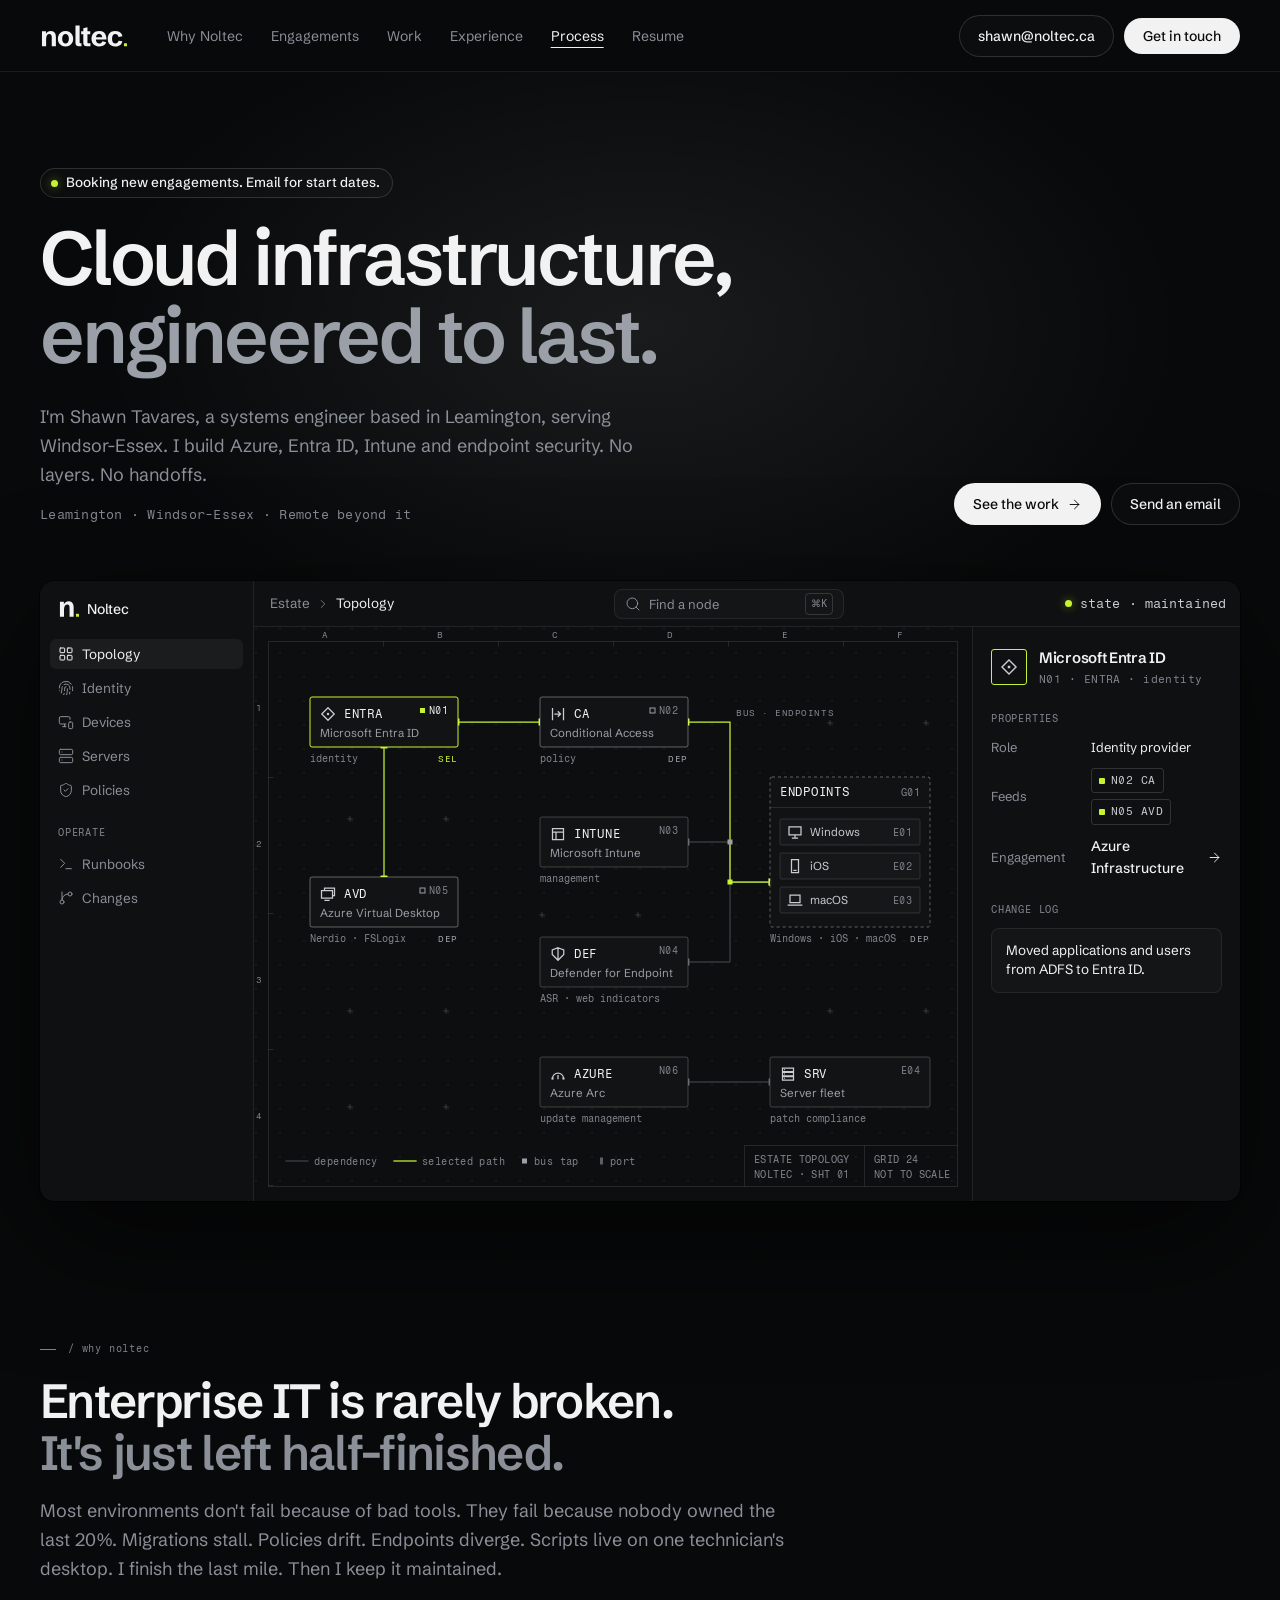
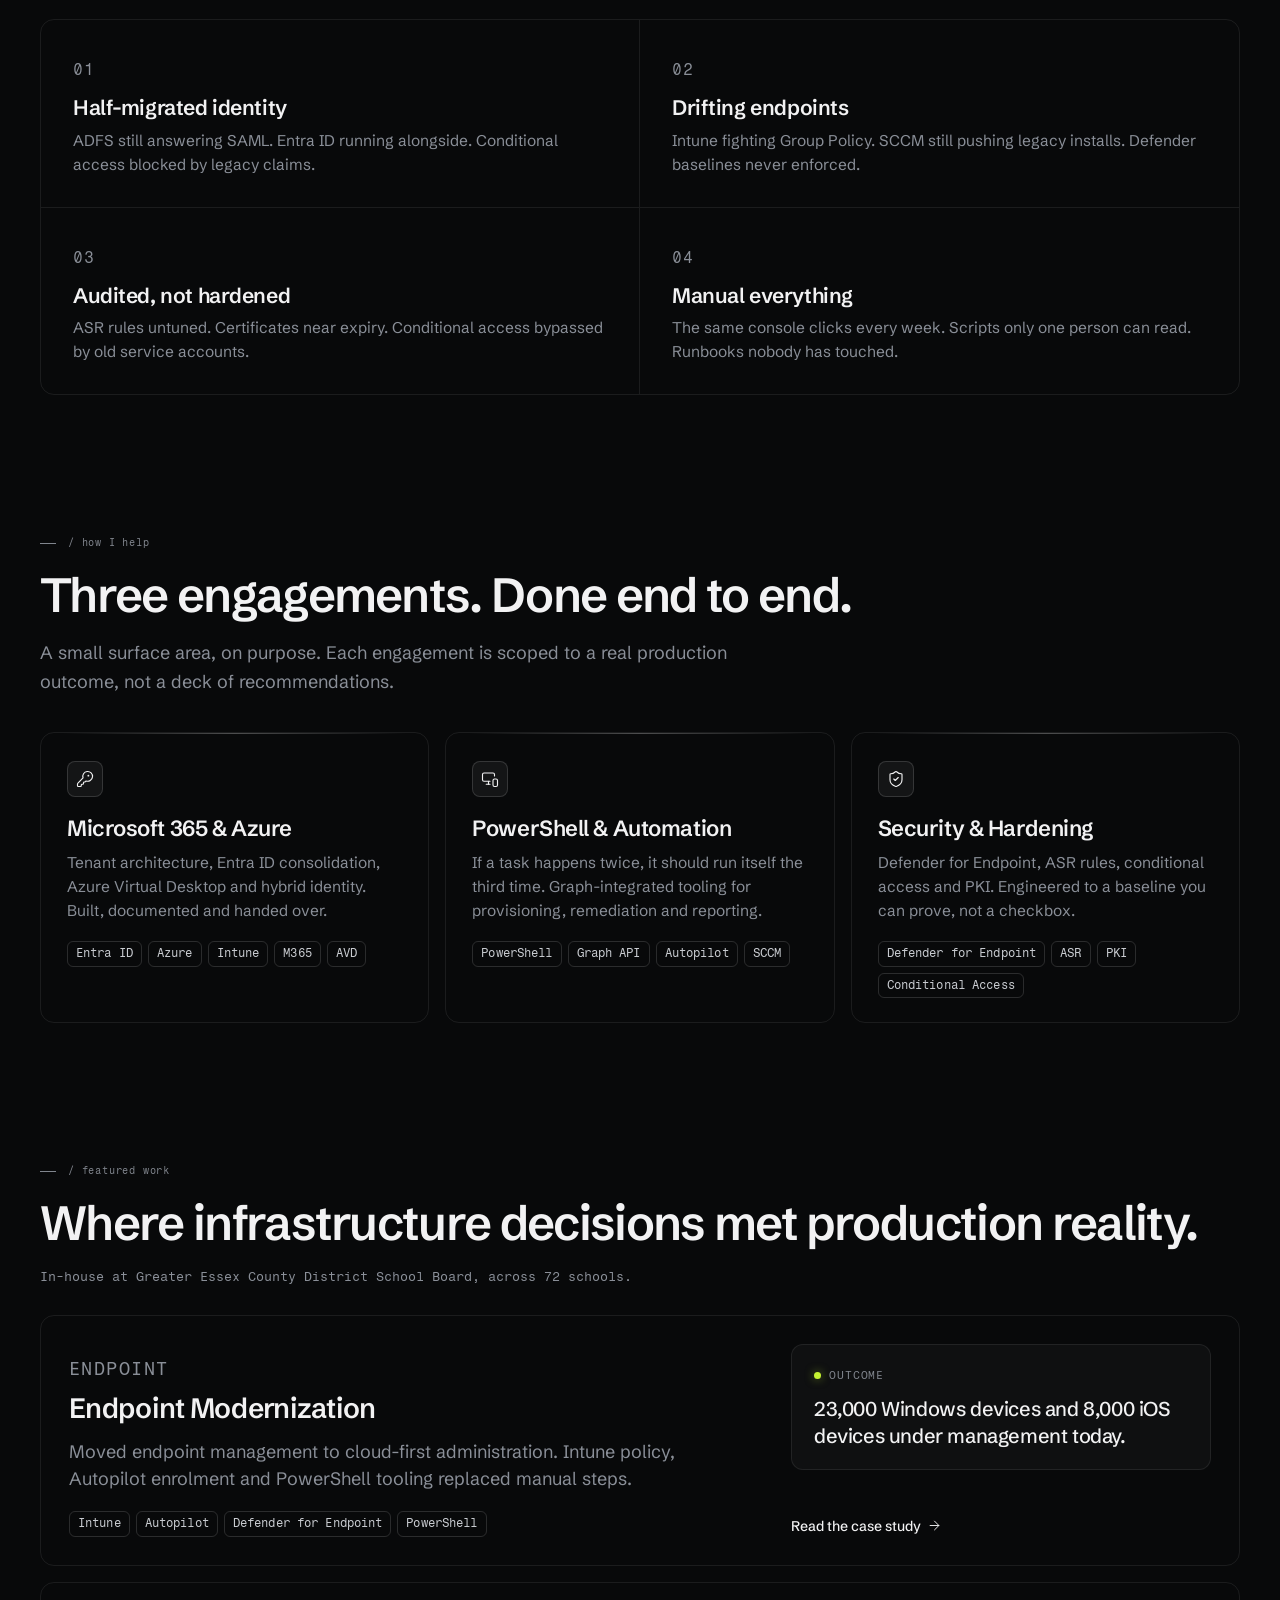
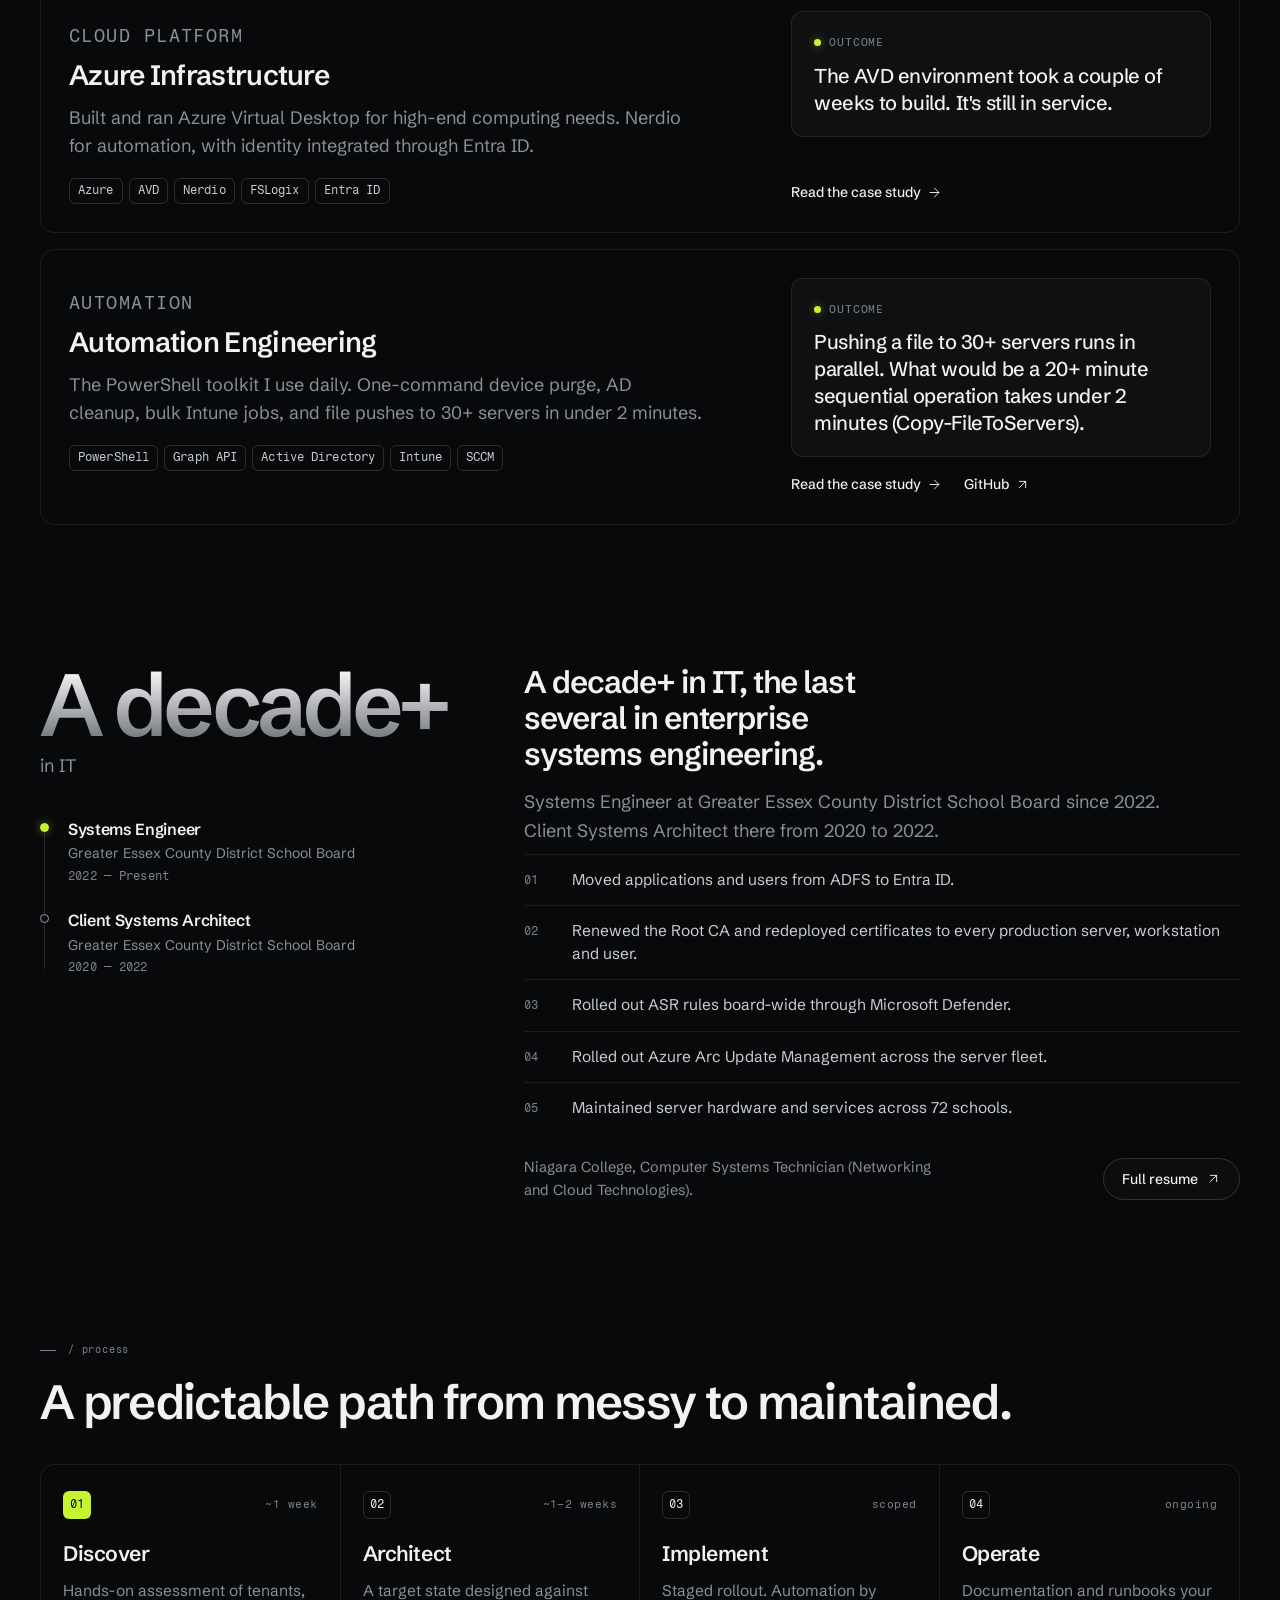
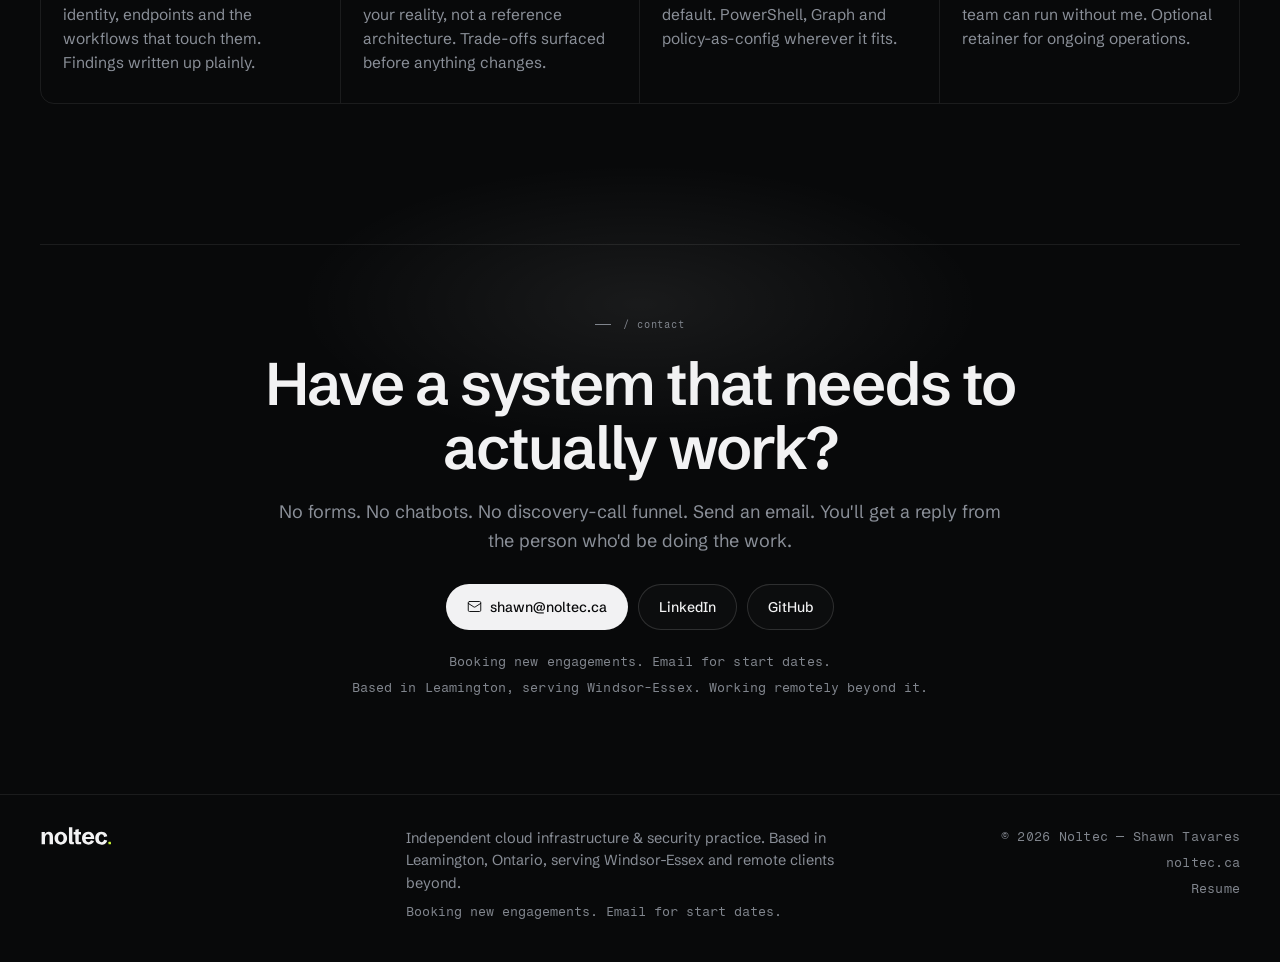
<file: index.html>
<!DOCTYPE html>
<html lang="en">
<head>
  <meta charset="utf-8">
  <meta name="viewport" content="width=device-width, initial-scale=1">
  <title>Azure, Entra ID &amp; Intune Consultant, Windsor-Essex | Noltec</title>
  <meta name="description" content="Independent Azure, Entra ID, Intune and Defender engineering by Shawn Tavares. Based in Leamington, serving Windsor-Essex and remote clients.">
  <link rel="canonical" href="https://noltec.ca/">
  <meta name="theme-color" content="#08090A">
  <meta property="og:type" content="website">
  <meta property="og:site_name" content="Noltec">
  <meta property="og:url" content="https://noltec.ca/">
  <meta property="og:title" content="Azure, Entra ID &amp; Intune Consultant, Windsor-Essex | Noltec">
  <meta property="og:description" content="Independent Azure, Entra ID, Intune and Defender engineering by Shawn Tavares. Based in Leamington, serving Windsor-Essex and remote clients.">
  <meta property="og:image" content="https://noltec.ca/og.png">
  <meta property="og:image:width" content="1200">
  <meta property="og:image:height" content="630">
  <meta property="og:image:alt" content="Noltec. Cloud infrastructure, engineered to last.">
  <meta property="og:locale" content="en_CA">
  <meta name="twitter:card" content="summary_large_image">
  <meta name="twitter:title" content="Azure, Entra ID &amp; Intune Consultant, Windsor-Essex | Noltec">
  <meta name="twitter:description" content="Independent Azure, Entra ID, Intune and Defender engineering by Shawn Tavares. Based in Leamington, serving Windsor-Essex and remote clients.">
  <meta name="twitter:image" content="https://noltec.ca/og.png">
  <meta name="twitter:image:alt" content="Noltec. Cloud infrastructure, engineered to last.">
  <link rel="icon" href="/favicon.svg" type="image/svg+xml">
  <link rel="icon" href="/favicon-32.png" sizes="32x32" type="image/png">
  <link rel="apple-touch-icon" href="/apple-touch-icon-180.png">
  <link rel="manifest" href="/site.webmanifest">
  <link rel="preload" href="/fonts/SchibstedGrotesk-VF.woff2" as="font" type="font/woff2" crossorigin>
  <link rel="preload" href="/fonts/FragmentMono-Regular.woff2" as="font" type="font/woff2" crossorigin>
  <link rel="stylesheet" href="/css/tokens.css">
  <link rel="stylesheet" href="/css/site.css">
  <script type="application/ld+json">
  {
    "@context": "https://schema.org",
    "@graph": [
      {
        "@type": "ProfessionalService",
        "@id": "https://noltec.ca/#noltec",
        "name": "Noltec",
        "url": "https://noltec.ca/",
        "image": "https://noltec.ca/og.png",
        "email": "shawn@noltec.ca",
        "description": "Independent Azure, Entra ID, Intune and Defender engineering by Shawn Tavares. Based in Leamington, serving Windsor-Essex and remote clients.",
        "address": {
          "@type": "PostalAddress",
          "addressLocality": "Leamington",
          "addressRegion": "ON",
          "addressCountry": "CA"
        },
        "areaServed": [
          { "@type": "AdministrativeArea", "name": "Windsor-Essex" },
          "Remote"
        ],
        "founder": { "@id": "https://noltec.ca/#shawn" }
      },
      {
        "@type": "Person",
        "@id": "https://noltec.ca/#shawn",
        "name": "Shawn Tavares",
        "jobTitle": "Systems Engineer",
        "email": "shawn@noltec.ca",
        "url": "https://noltec.ca/",
        "address": {
          "@type": "PostalAddress",
          "addressLocality": "Leamington",
          "addressRegion": "ON",
          "addressCountry": "CA"
        },
        "sameAs": [
          "https://www.linkedin.com/in/shawn-tavares-6763b8152/",
          "https://github.com/shawnptavares"
        ],
        "worksFor": { "@id": "https://noltec.ca/#noltec" }
      }
    ]
  }
  </script>
</head>
<body>
  <a class="skip" href="#main">Skip to content</a>
  <header class="site-header">
    <div class="wrap header-inner">
      <a class="wordmark" href="/">
        <img src="/wordmark/noltec-light-on-dark.svg" alt="noltec" width="87" height="22">
      </a>
      <nav class="nav" aria-label="Primary">
        <a href="#why">Why Noltec</a>
        <a href="#engagements">Engagements</a>
        <a href="#work">Work</a>
        <a href="#experience">Experience</a>
        <a href="#process">Process</a>
        <a href="/resume.html">Resume</a>
      </nav>
      <div class="header-actions">
        <details class="nav-more">
          <summary>Menu</summary>
          <div class="nav-panel">
            <a href="#why">Why Noltec</a>
            <a href="#engagements">Engagements</a>
            <a href="#work">Work</a>
            <a href="#experience">Experience</a>
            <a href="#process">Process</a>
            <a href="/resume.html">Resume</a>
          </div>
        </details>
        <a class="btn btn-ghost head-mail" href="mailto:shawn@noltec.ca">shawn@noltec.ca</a>
        <a class="btn btn-white head-cta" href="#contact">Get in touch</a>
      </div>
    </div>
  </header>

  <main id="main">
    <section class="hero" aria-labelledby="hero-title">
      <div class="hero-glow" aria-hidden="true"></div>
      <div class="wrap">
        <p class="avail"><span class="tick" aria-hidden="true"></span> Booking new engagements. Email for start dates.</p>
        <h1 id="hero-title"><span>Cloud infrastructure,</span><span class="dim">engineered to last.</span></h1>
        <div class="hero-row">
          <div class="hero-copy">
            <p class="lead">I'm Shawn Tavares, a systems engineer based in Leamington, serving Windsor-Essex. I build Azure, Entra ID, Intune and endpoint security. No layers. No handoffs.</p>
            <p class="loc">Leamington · Windsor-Essex · Remote beyond it</p>
          </div>
          <div class="hero-actions">
            <a class="btn btn-white" href="#work">See the work <svg class="ico" width="15" height="15" aria-hidden="true" focusable="false"><use href="/icons/sprite.svg#i-arrow-right"/></svg></a>
            <a class="btn btn-ghost" href="mailto:shawn@noltec.ca">Send an email</a>
          </div>
        </div>

        <div class="app" id="topology">
          <div class="side">
            <div class="side-brand">
              <img src="/wordmark/monogram-light-on-dark.svg" alt="" width="22" height="16">
              <span class="side-name">Noltec</span>
            </div>
            <a class="side-item on" href="#topology" aria-current="page">
              <svg class="ico" width="16" height="16" aria-hidden="true" focusable="false"><use href="/icons/sprite.svg#i-layout-grid"/></svg>
              <span>Topology</span>
            </a>
            <span class="side-item">
              <svg class="ico" width="16" height="16" aria-hidden="true" focusable="false"><use href="/icons/sprite.svg#i-fingerprint"/></svg>
              <span>Identity</span>
            </span>
            <span class="side-item">
              <svg class="ico" width="16" height="16" aria-hidden="true" focusable="false"><use href="/icons/sprite.svg#i-monitor-smartphone"/></svg>
              <span>Devices</span>
            </span>
            <span class="side-item">
              <svg class="ico" width="16" height="16" aria-hidden="true" focusable="false"><use href="/icons/sprite.svg#i-server"/></svg>
              <span>Servers</span>
            </span>
            <span class="side-item">
              <svg class="ico" width="16" height="16" aria-hidden="true" focusable="false"><use href="/icons/sprite.svg#i-shield-check"/></svg>
              <span>Policies</span>
            </span>
            <p class="side-kicker">Operate</p>
            <span class="side-item">
              <svg class="ico" width="16" height="16" aria-hidden="true" focusable="false"><use href="/icons/sprite.svg#i-terminal"/></svg>
              <span>Runbooks</span>
            </span>
            <span class="side-item">
              <svg class="ico" width="16" height="16" aria-hidden="true" focusable="false"><use href="/icons/sprite.svg#i-git-branch"/></svg>
              <span>Changes</span>
            </span>
          </div>

          <div class="bar">
            <p class="crumb"><span class="muted">Estate</span> <svg class="ico" width="14" height="14" aria-hidden="true" focusable="false"><use href="/icons/sprite.svg#i-chevron-right"/></svg> Topology</p>
            <button type="button" class="find" id="find-node">
              <svg class="ico" width="14" height="14" aria-hidden="true" focusable="false"><use href="/icons/sprite.svg#i-search"/></svg>
              <span>Find a node</span>
              <kbd>⌘K</kbd>
            </button>
            <p class="state"><span class="tick" aria-hidden="true"></span> state · maintained</p>
          </div>

          <div class="canvas">
            <svg class="tp" viewBox="0 0 718 574" role="group" aria-labelledby="tp-t tp-d"><title id="tp-t">Estate topology</title><desc id="tp-d">Diagram of the systems Shawn builds and maintains. Microsoft Entra ID feeds Conditional Access and Azure Virtual Desktop. Conditional Access, Microsoft Intune and Defender for Endpoint apply to Windows, iOS and macOS devices over a shared bus. Azure Arc handles update management for the server fleet. Arrow keys move between nodes. Enter opens the related section.</desc><rect class="sh" x="14.5" y="14.5" width="689" height="545"/><path class="gx" aria-hidden="true" d="M93 192h6M96 189v6"/><path class="gx" aria-hidden="true" d="M93 384h6M96 381v6"/><path class="gx" aria-hidden="true" d="M93 480h6M96 477v6"/><path class="gx" aria-hidden="true" d="M189 192h6M192 189v6"/><path class="gx" aria-hidden="true" d="M189 384h6M192 381v6"/><path class="gx" aria-hidden="true" d="M189 480h6M192 477v6"/><path class="gx" aria-hidden="true" d="M285 288h6M288 285v6"/><path class="gx" aria-hidden="true" d="M381 288h6M384 285v6"/><path class="gx" aria-hidden="true" d="M573 96h6M576 93v6"/><path class="gx" aria-hidden="true" d="M573 384h6M576 381v6"/><path class="gx" aria-hidden="true" d="M669 96h6M672 93v6"/><path class="gx" aria-hidden="true" d="M669 384h6M672 381v6"/><text class="ref" aria-hidden="true" x="71" y="11">A</text><path class="sh" d="M129.5 14.5v5"/><text class="ref" aria-hidden="true" x="186" y="11">B</text><path class="sh" d="M244.5 14.5v5"/><text class="ref" aria-hidden="true" x="301" y="11">C</text><path class="sh" d="M359.5 14.5v5"/><text class="ref" aria-hidden="true" x="416" y="11">D</text><path class="sh" d="M474.5 14.5v5"/><text class="ref" aria-hidden="true" x="531" y="11">E</text><path class="sh" d="M589.5 14.5v5"/><text class="ref" aria-hidden="true" x="646" y="11">F</text><text class="ref" aria-hidden="true" x="5" y="84">1</text><path class="sh" d="M14.5 150.5h5"/><text class="ref" aria-hidden="true" x="5" y="220">2</text><path class="sh" d="M14.5 286.5h5"/><text class="ref" aria-hidden="true" x="5" y="356">3</text><path class="sh" d="M14.5 422.5h5"/><text class="ref" aria-hidden="true" x="5" y="492">4</text><path class="sh" d="M14.5 558.5h5"/><text class="bl" x="482" y="89.0">BUS · ENDPOINTS</text><g class="ed" data-e="intune-dev" data-a="intune" data-b="dev"><path d="M434 215.0H476V255H516"/><rect class="pt" x="432.5" y="211.5" width="3" height="7"/><rect class="pt" x="514.5" y="251.5" width="3" height="7"/></g><g class="ed" data-e="def-dev" data-a="def" data-b="dev"><path d="M434 335.0H476V255H516"/><rect class="pt" x="432.5" y="331.5" width="3" height="7"/><rect class="pt" x="514.5" y="251.5" width="3" height="7"/></g><g class="ed" data-e="arc-srv" data-a="azure" data-b="srv"><path d="M434 455.0H516"/><rect class="pt" x="432.5" y="451.5" width="3" height="7"/><rect class="pt" x="514.5" y="451.5" width="3" height="7"/></g><g class="ed s" data-e="entra-ca" data-a="entra" data-b="ca"><path d="M204 95.0H286"/><rect class="pt s" x="202.5" y="91.5" width="3" height="7"/><rect class="pt s" x="284.5" y="91.5" width="3" height="7"/></g><g class="ed s" data-e="entra-avd" data-a="entra" data-b="avd"><path d="M130 120V250"/><rect class="pt s" x="126.5" y="118.5" width="7" height="3"/><rect class="pt s" x="126.5" y="248.5" width="7" height="3"/></g><g class="ed s" data-e="ca-dev" data-a="ca" data-b="dev"><path d="M434 95.0H476V255H516"/><rect class="pt s" x="432.5" y="91.5" width="3" height="7"/><rect class="pt s" x="514.5" y="251.5" width="3" height="7"/></g><rect class="jn" data-on="intune-dev" x="473.5" y="212.5" width="5" height="5"/><rect class="jn s" data-on="ca-dev intune-dev def-dev" x="473.5" y="252.5" width="5" height="5"/><a tabindex="0" class="nd sel" href="#work-azure" data-k="entra" aria-label="N01 Microsoft Entra ID, identity. Linked to Conditional Access, Azure Virtual Desktop. Opens Azure Infrastructure."><rect class="nb" x="56" y="70" width="148" height="50" rx="2"/><rect class="fr" x="52" y="66" width="156" height="58" rx="4"/><g class="g" transform="translate(66 79) scale(1.0)"><path d="M8 1.75 14.25 8 8 14.25 1.75 8Z"/><rect x="6.9" y="6.9" width="2.2" height="2.2" class="gf"/></g><text class="ab" x="90" y="91">ENTRA</text><rect class="tk s" x="166" y="81" width="5" height="5"/><rect class="tk d" x="166" y="81" width="5" height="5"/><text class="id" x="194" y="87" text-anchor="end">N01</text><text class="nm" x="66" y="110">Microsoft Entra ID</text><text class="ds" x="56" y="135">identity</text><text class="stt s" x="204" y="135" text-anchor="end">SEL</text><text class="stt d" x="204" y="135" text-anchor="end">DEP</text></a><a tabindex="0" class="nd dep" href="#svc-security" data-k="ca" aria-label="N02 Conditional Access, policy. Linked to Microsoft Entra ID, Devices. Opens Security &amp; Hardening."><rect class="nb" x="286" y="70" width="148" height="50" rx="2"/><rect class="fr" x="282" y="66" width="156" height="58" rx="4"/><g class="g" transform="translate(296 79) scale(1.0)"><path d="M2.5 2.5v11M13.5 2.5v11M5 8h5.5M8.25 5.75 10.5 8l-2.25 2.25"/></g><text class="ab" x="320" y="91">CA</text><rect class="tk s" x="396" y="81" width="5" height="5"/><rect class="tk d" x="396" y="81" width="5" height="5"/><text class="id" x="424" y="87" text-anchor="end">N02</text><text class="nm" x="296" y="110">Conditional Access</text><text class="ds" x="286" y="135">policy</text><text class="stt s" x="434" y="135" text-anchor="end">SEL</text><text class="stt d" x="434" y="135" text-anchor="end">DEP</text></a><a tabindex="0" class="nd " href="#work-endpoint" data-k="intune" aria-label="N03 Microsoft Intune, management. Linked to Devices. Opens Endpoint Modernization."><rect class="nb" x="286" y="190" width="148" height="50" rx="2"/><rect class="fr" x="282" y="186" width="156" height="58" rx="4"/><g class="g" transform="translate(296 199) scale(1.0)"><path d="M2.5 2.5h11v11h-11ZM2.5 6h11M6 6v7.5"/></g><text class="ab" x="320" y="211">INTUNE</text><rect class="tk s" x="396" y="201" width="5" height="5"/><rect class="tk d" x="396" y="201" width="5" height="5"/><text class="id" x="424" y="207" text-anchor="end">N03</text><text class="nm" x="296" y="230">Microsoft Intune</text><text class="ds" x="286" y="255">management</text><text class="stt s" x="434" y="255" text-anchor="end">SEL</text><text class="stt d" x="434" y="255" text-anchor="end">DEP</text></a><a tabindex="0" class="nd " href="#svc-security" data-k="def" aria-label="N04 Defender for Endpoint, ASR · web indicators. Linked to Devices. Opens Security &amp; Hardening."><rect class="nb" x="286" y="310" width="148" height="50" rx="2"/><rect class="fr" x="282" y="306" width="156" height="58" rx="4"/><g class="g" transform="translate(296 319) scale(1.0)"><path d="M8 1.75 13.75 4v4.5L8 14.25 2.25 8.5V4ZM8 1.75v12.5"/></g><text class="ab" x="320" y="331">DEF</text><rect class="tk s" x="396" y="321" width="5" height="5"/><rect class="tk d" x="396" y="321" width="5" height="5"/><text class="id" x="424" y="327" text-anchor="end">N04</text><text class="nm" x="296" y="350">Defender for Endpoint</text><text class="ds" x="286" y="375">ASR · web indicators</text><text class="stt s" x="434" y="375" text-anchor="end">SEL</text><text class="stt d" x="434" y="375" text-anchor="end">DEP</text></a><a tabindex="0" class="nd dep" href="#work-azure" data-k="avd" aria-label="N05 Azure Virtual Desktop, Nerdio · FSLogix. Linked to Microsoft Entra ID. Opens Azure Infrastructure."><rect class="nb" x="56" y="250" width="148" height="50" rx="2"/><rect class="fr" x="52" y="246" width="156" height="58" rx="4"/><g class="g" transform="translate(66 259) scale(1.0)"><path d="M4.5 4.5V2h10v7.5H12.5M1.5 4.5h11v7.5h-11ZM5 14.25h4"/></g><text class="ab" x="90" y="271">AVD</text><rect class="tk s" x="166" y="261" width="5" height="5"/><rect class="tk d" x="166" y="261" width="5" height="5"/><text class="id" x="194" y="267" text-anchor="end">N05</text><text class="nm" x="66" y="290">Azure Virtual Desktop</text><text class="ds" x="56" y="315">Nerdio · FSLogix</text><text class="stt s" x="204" y="315" text-anchor="end">SEL</text><text class="stt d" x="204" y="315" text-anchor="end">DEP</text></a><a tabindex="0" class="nd " href="#experience" data-k="azure" aria-label="N06 Azure Arc, update management. Linked to Server fleet. Opens Experience."><rect class="nb" x="286" y="430" width="148" height="50" rx="2"/><rect class="fr" x="282" y="426" width="156" height="58" rx="4"/><g class="g" transform="translate(296 439) scale(1.0)"><path d="M2.5 12.5a5.5 5.5 0 0 1 11 0M8 12.5V9.5"/><rect x="1.5" y="11.5" width="2" height="2" class="gf"/><rect x="12.5" y="11.5" width="2" height="2" class="gf"/></g><text class="ab" x="320" y="451">AZURE</text><rect class="tk s" x="396" y="441" width="5" height="5"/><rect class="tk d" x="396" y="441" width="5" height="5"/><text class="id" x="424" y="447" text-anchor="end">N06</text><text class="nm" x="296" y="470">Azure Arc</text><text class="ds" x="286" y="495">update management</text><text class="stt s" x="434" y="495" text-anchor="end">SEL</text><text class="stt d" x="434" y="495" text-anchor="end">DEP</text></a><a tabindex="0" class="nd grp dep" href="#work-endpoint" data-k="dev" aria-label="G01 Devices: Windows, iOS, macOS. Managed by Conditional Access, Microsoft Intune and Defender for Endpoint. Opens Endpoint Modernization."><rect class="gb" x="516" y="150" width="160" height="150" rx="2"/><rect class="fr" x="512" y="146" width="168" height="158" rx="4"/><text class="ab" x="526" y="169">ENDPOINTS</text><text class="id" x="666" y="169" text-anchor="end">G01</text><path class="sep" d="M516 180.5h160"/><rect class="tb" x="526" y="192" width="140" height="26" rx="1.5"/><g class="g" transform="translate(533 197) scale(1.0)"><path d="M2 2.75h12v8H2ZM5.5 14h5M8 10.75V14"/></g><text class="tn" x="556" y="209">Windows</text><text class="id" x="658" y="209" text-anchor="end">E01</text><rect class="tb" x="526" y="226" width="140" height="26" rx="1.5"/><g class="g" transform="translate(533 231) scale(1.0)"><path d="M4.5 1.5h7v13h-7ZM7 12.25h2"/></g><text class="tn" x="556" y="243">iOS</text><text class="id" x="658" y="243" text-anchor="end">E02</text><rect class="tb" x="526" y="260" width="140" height="26" rx="1.5"/><g class="g" transform="translate(533 265) scale(1.0)"><path d="M3 3h10v7.5H3ZM1.25 13h13.5"/></g><text class="tn" x="556" y="277">macOS</text><text class="id" x="658" y="277" text-anchor="end">E03</text><text class="ds" x="516" y="315">Windows · iOS · macOS</text><text class="stt s" x="676" y="315" text-anchor="end">SEL</text><text class="stt d" x="676" y="315" text-anchor="end">DEP</text></a><a tabindex="0" class="nd " href="#experience" data-k="srv" aria-label="E04 Server fleet, patch compliance. Linked to Azure Arc. Opens Experience."><rect class="nb" x="516" y="430" width="160" height="50" rx="2"/><rect class="fr" x="512" y="426" width="168" height="58" rx="4"/><g class="g" transform="translate(526 439) scale(1.0)"><path d="M2.5 2h11v3.5h-11ZM2.5 6.25h11v3.5h-11ZM2.5 10.5h11V14h-11Z"/><rect x="4" y="3.25" width="1" height="1" class="gf"/><rect x="4" y="7.5" width="1" height="1" class="gf"/><rect x="4" y="11.75" width="1" height="1" class="gf"/></g><text class="ab" x="550" y="451">SRV</text><rect class="tk s" x="638" y="441" width="5" height="5"/><rect class="tk d" x="638" y="441" width="5" height="5"/><text class="id" x="666" y="447" text-anchor="end">E04</text><text class="nm" x="526" y="470">Server fleet</text><text class="ds" x="516" y="495">patch compliance</text><text class="stt s" x="676" y="495" text-anchor="end">SEL</text><text class="stt d" x="676" y="495" text-anchor="end">DEP</text></a><g class="lg" aria-hidden="true"><path class="ed" d="M32 534h22"/><text x="60" y="537.5">dependency</text><path class="ed s" d="M140 534h22"/><text x="168" y="537.5">selected path</text><rect class="jn" x="268" y="531.5" width="5" height="5"/><text x="280" y="537.5">bus tap</text><rect class="pt" x="346" y="530.5" width="3" height="7"/><text x="356" y="537.5">port</text></g><g class="tbk" aria-hidden="true"><path d="M490.5 518.5H703.5M490.5 518.5V559.5M610.5 518.5V559.5"/><text x="500" y="536">ESTATE TOPOLOGY</text><text class="m2" x="500" y="551">NOLTEC · SHT 01</text><text x="620" y="536">GRID 24</text><text class="m2" x="620" y="551">NOT TO SCALE</text></g></svg>
          </div>

          <aside class="insp" aria-labelledby="insp-title">
            <div class="insp-head">
              <span class="insp-glyph" aria-hidden="true">
                <svg width="18" height="18" viewBox="0 0 16 16" fill="none" stroke="currentColor" stroke-width="1.25" stroke-linecap="square" stroke-linejoin="miter"><path d="M8 1.75 14.25 8 8 14.25 1.75 8Z"/><rect x="6.9" y="6.9" width="2.2" height="2.2" fill="currentColor" stroke="none"/></svg>
              </span>
              <div>
                <p class="insp-title" id="insp-title">Microsoft Entra ID</p>
                <p class="insp-id">N01 · ENTRA · identity</p>
              </div>
            </div>
            <p class="insp-k">Properties</p>
            <dl class="props">
              <div>
                <dt>Role</dt>
                <dd>Identity provider</dd>
              </div>
              <div>
                <dt>Feeds</dt>
                <dd class="feeds">
                  <span class="feed"><i aria-hidden="true"></i>N02 CA</span>
                  <span class="feed"><i aria-hidden="true"></i>N05 AVD</span>
                </dd>
              </div>
              <div>
                <dt>Engagement</dt>
                <dd><a class="link-arrow" href="#work-azure">Azure Infrastructure <svg class="ico" width="15" height="15" aria-hidden="true" focusable="false"><use href="/icons/sprite.svg#i-arrow-right"/></svg></a></dd>
              </div>
            </dl>
            <p class="insp-k">Change log</p>
            <p class="note">Moved applications and users from ADFS to Entra ID.</p>
          </aside>

          <ul class="tlist" id="topo-list" aria-label="Estate topology as a list"><li class="sel"><a href="#work-azure"><span class="li-g"><svg xmlns="http://www.w3.org/2000/svg" width="16" height="16" viewBox="0 0 16 16" fill="none" stroke="currentColor" stroke-width="1.25" stroke-linecap="square" stroke-linejoin="miter" aria-hidden="true"><path d="M8 1.75 14.25 8 8 14.25 1.75 8Z"/><rect x="6.9" y="6.9" width="2.2" height="2.2" fill="currentColor" stroke="none"/></svg></span><span class="li-a">ENTRA<em>N01</em></span><span class="li-n">Microsoft Entra ID</span><span class="li-s">identity</span><span class="li-r">↔ N02 N05</span></a></li><li class="dep"><a href="#svc-security"><span class="li-g"><svg xmlns="http://www.w3.org/2000/svg" width="16" height="16" viewBox="0 0 16 16" fill="none" stroke="currentColor" stroke-width="1.25" stroke-linecap="square" stroke-linejoin="miter" aria-hidden="true"><path d="M2.5 2.5v11M13.5 2.5v11M5 8h5.5M8.25 5.75 10.5 8l-2.25 2.25"/></svg></span><span class="li-a">CA<em>N02</em></span><span class="li-n">Conditional Access</span><span class="li-s">policy</span><span class="li-r">↔ N01 G01</span></a></li><li class=""><a href="#work-endpoint"><span class="li-g"><svg xmlns="http://www.w3.org/2000/svg" width="16" height="16" viewBox="0 0 16 16" fill="none" stroke="currentColor" stroke-width="1.25" stroke-linecap="square" stroke-linejoin="miter" aria-hidden="true"><path d="M2.5 2.5h11v11h-11ZM2.5 6h11M6 6v7.5"/></svg></span><span class="li-a">INTUNE<em>N03</em></span><span class="li-n">Microsoft Intune</span><span class="li-s">management</span><span class="li-r">↔ G01</span></a></li><li class=""><a href="#svc-security"><span class="li-g"><svg xmlns="http://www.w3.org/2000/svg" width="16" height="16" viewBox="0 0 16 16" fill="none" stroke="currentColor" stroke-width="1.25" stroke-linecap="square" stroke-linejoin="miter" aria-hidden="true"><path d="M8 1.75 13.75 4v4.5L8 14.25 2.25 8.5V4ZM8 1.75v12.5"/></svg></span><span class="li-a">DEF<em>N04</em></span><span class="li-n">Defender for Endpoint</span><span class="li-s">ASR · web indicators</span><span class="li-r">↔ G01</span></a></li><li class="dep"><a href="#work-azure"><span class="li-g"><svg xmlns="http://www.w3.org/2000/svg" width="16" height="16" viewBox="0 0 16 16" fill="none" stroke="currentColor" stroke-width="1.25" stroke-linecap="square" stroke-linejoin="miter" aria-hidden="true"><path d="M4.5 4.5V2h10v7.5H12.5M1.5 4.5h11v7.5h-11ZM5 14.25h4"/></svg></span><span class="li-a">AVD<em>N05</em></span><span class="li-n">Azure Virtual Desktop</span><span class="li-s">Nerdio · FSLogix</span><span class="li-r">↔ N01</span></a></li><li class=""><a href="#experience"><span class="li-g"><svg xmlns="http://www.w3.org/2000/svg" width="16" height="16" viewBox="0 0 16 16" fill="none" stroke="currentColor" stroke-width="1.25" stroke-linecap="square" stroke-linejoin="miter" aria-hidden="true"><path d="M2.5 12.5a5.5 5.5 0 0 1 11 0M8 12.5V9.5"/><rect x="1.5" y="11.5" width="2" height="2" fill="currentColor" stroke="none"/><rect x="12.5" y="11.5" width="2" height="2" fill="currentColor" stroke="none"/></svg></span><span class="li-a">AZURE<em>N06</em></span><span class="li-n">Azure Arc</span><span class="li-s">update management</span><span class="li-r">↔ E04</span></a></li><li class="dep"><a href="#work-endpoint"><span class="li-g"><svg xmlns="http://www.w3.org/2000/svg" width="16" height="16" viewBox="0 0 16 16" fill="none" stroke="currentColor" stroke-width="1.25" stroke-linecap="square" stroke-linejoin="miter" aria-hidden="true"><path d="M1.75 1.75h4.5M9.75 1.75h4.5v4.5M14.25 9.75v4.5h-4.5M6.25 14.25h-4.5v-4.5M1.75 6.25v-4.5"/></svg></span><span class="li-a">ENDPOINTS<em>G01</em></span><span class="li-n">Devices</span><span class="li-s">Windows · iOS · macOS</span><span class="li-r">↔ N02 N03 N04</span></a></li><li class=""><a href="#experience"><span class="li-g"><svg xmlns="http://www.w3.org/2000/svg" width="16" height="16" viewBox="0 0 16 16" fill="none" stroke="currentColor" stroke-width="1.25" stroke-linecap="square" stroke-linejoin="miter" aria-hidden="true"><path d="M2.5 2h11v3.5h-11ZM2.5 6.25h11v3.5h-11ZM2.5 10.5h11V14h-11Z"/><rect x="4" y="3.25" width="1" height="1" fill="currentColor" stroke="none"/><rect x="4" y="7.5" width="1" height="1" fill="currentColor" stroke="none"/><rect x="4" y="11.75" width="1" height="1" fill="currentColor" stroke="none"/></svg></span><span class="li-a">SRV<em>E04</em></span><span class="li-n">Server fleet</span><span class="li-s">patch compliance</span><span class="li-r">↔ N06</span></a></li></ul>
        </div>
      </div>
    </section>

    <section class="section" id="why" aria-labelledby="why-title">
      <div class="wrap">
        <p class="eyebrow">/ why noltec</p>
        <h2 id="why-title">Enterprise IT is rarely broken. <span class="dim">It's just left half-finished.</span></h2>
        <p class="intro">Most environments don't fail because of bad tools. They fail because nobody owned the last 20%. Migrations stall. Policies drift. Endpoints diverge. Scripts live on one technician's desktop. I finish the last mile. Then I keep it maintained.</p>
        <div class="grid2">
          <article>
            <p class="key">01</p>
            <h3>Half-migrated identity</h3>
            <p>ADFS still answering SAML. Entra ID running alongside. Conditional access blocked by legacy claims.</p>
          </article>
          <article>
            <p class="key">02</p>
            <h3>Drifting endpoints</h3>
            <p>Intune fighting Group Policy. SCCM still pushing legacy installs. Defender baselines never enforced.</p>
          </article>
          <article>
            <p class="key">03</p>
            <h3>Audited, not hardened</h3>
            <p>ASR rules untuned. Certificates near expiry. Conditional access bypassed by old service accounts.</p>
          </article>
          <article>
            <p class="key">04</p>
            <h3>Manual everything</h3>
            <p>The same console clicks every week. Scripts only one person can read. Runbooks nobody has touched.</p>
          </article>
        </div>
      </div>
    </section>

    <section class="section" id="engagements" aria-labelledby="eng-title">
      <div class="wrap">
        <p class="eyebrow">/ how I help</p>
        <h2 id="eng-title">Three engagements. Done end to end.</h2>
        <p class="intro">A small surface area, on purpose. Each engagement is scoped to a real production outcome, not a deck of recommendations.</p>
        <div class="cards">
          <article class="card" id="svc-m365">
            <div class="tile" aria-hidden="true"><svg class="ico" width="18" height="18" aria-hidden="true" focusable="false"><use href="/icons/sprite.svg#i-key-round"/></svg></div>
            <h3>Microsoft 365 &amp; Azure</h3>
            <p>Tenant architecture, Entra ID consolidation, Azure Virtual Desktop and hybrid identity. Built, documented and handed over.</p>
            <ul class="chips" aria-label="Microsoft 365 and Azure tools">
              <li class="chip">Entra ID</li>
              <li class="chip">Azure</li>
              <li class="chip">Intune</li>
              <li class="chip">M365</li>
              <li class="chip">AVD</li>
            </ul>
          </article>
          <article class="card" id="svc-automation">
            <div class="tile" aria-hidden="true"><svg class="ico" width="18" height="18" aria-hidden="true" focusable="false"><use href="/icons/sprite.svg#i-monitor-smartphone"/></svg></div>
            <h3>PowerShell &amp; Automation</h3>
            <p>If a task happens twice, it should run itself the third time. Graph-integrated tooling for provisioning, remediation and reporting.</p>
            <ul class="chips" aria-label="Automation tools">
              <li class="chip">PowerShell</li>
              <li class="chip">Graph API</li>
              <li class="chip">Autopilot</li>
              <li class="chip">SCCM</li>
            </ul>
          </article>
          <article class="card" id="svc-security">
            <div class="tile" aria-hidden="true"><svg class="ico" width="18" height="18" aria-hidden="true" focusable="false"><use href="/icons/sprite.svg#i-shield-check"/></svg></div>
            <h3>Security &amp; Hardening</h3>
            <p>Defender for Endpoint, ASR rules, conditional access and PKI. Engineered to a baseline you can prove, not a checkbox.</p>
            <ul class="chips" aria-label="Security tools">
              <li class="chip">Defender for Endpoint</li>
              <li class="chip">ASR</li>
              <li class="chip">PKI</li>
              <li class="chip">Conditional Access</li>
            </ul>
          </article>
        </div>
      </div>
    </section>

    <section class="section" id="work" aria-labelledby="work-title">
      <div class="wrap">
        <p class="eyebrow">/ featured work</p>
        <h2 id="work-title">Where infrastructure decisions met production reality.</h2>
        <p class="context">In-house at Greater Essex County District School Board, across 72 schools.</p>
        <div class="work">
          <article class="wk" id="work-endpoint">
            <div class="wk-main">
              <p class="wk-label">Endpoint</p>
              <h3>Endpoint Modernization</h3>
              <p>Moved endpoint management to cloud-first administration. Intune policy, Autopilot enrolment and PowerShell tooling replaced manual steps.</p>
              <ul class="chips" aria-label="Endpoint stack">
                <li class="chip">Intune</li>
                <li class="chip">Autopilot</li>
                <li class="chip">Defender for Endpoint</li>
                <li class="chip">PowerShell</li>
              </ul>
            </div>
            <div class="wk-side">
              <div class="outcome">
                <p class="outcome-k"><span class="tick" aria-hidden="true"></span> Outcome</p>
                <p class="outcome-line">23,000 Windows devices and 8,000 iOS devices under management today.</p>
              </div>
              <p class="wk-links"><a class="link-arrow" href="#work-endpoint">Read the case study <span class="sr">: Endpoint Modernization</span> <svg class="ico" width="15" height="15" aria-hidden="true" focusable="false"><use href="/icons/sprite.svg#i-arrow-right"/></svg></a></p>
            </div>
          </article>

          <article class="wk" id="work-azure">
            <div class="wk-main">
              <p class="wk-label">Cloud Platform</p>
              <h3>Azure Infrastructure</h3>
              <p>Built and ran Azure Virtual Desktop for high-end computing needs. Nerdio for automation, with identity integrated through Entra ID.</p>
              <ul class="chips" aria-label="Azure stack">
                <li class="chip">Azure</li>
                <li class="chip">AVD</li>
                <li class="chip">Nerdio</li>
                <li class="chip">FSLogix</li>
                <li class="chip">Entra ID</li>
              </ul>
            </div>
            <div class="wk-side">
              <div class="outcome">
                <p class="outcome-k"><span class="tick" aria-hidden="true"></span> Outcome</p>
                <p class="outcome-line">The AVD environment took a couple of weeks to build. It's still in service.</p>
              </div>
              <p class="wk-links"><a class="link-arrow" href="#work-azure">Read the case study <span class="sr">: Azure Infrastructure</span> <svg class="ico" width="15" height="15" aria-hidden="true" focusable="false"><use href="/icons/sprite.svg#i-arrow-right"/></svg></a></p>
            </div>
          </article>

          <article class="wk" id="work-automation">
            <div class="wk-main">
              <p class="wk-label">Automation</p>
              <h3>Automation Engineering</h3>
              <p>The PowerShell toolkit I use daily. One-command device purge, AD cleanup, bulk Intune jobs, and file pushes to 30+ servers in under 2 minutes.</p>
              <ul class="chips" aria-label="Automation stack">
                <li class="chip">PowerShell</li>
                <li class="chip">Graph API</li>
                <li class="chip">Active Directory</li>
                <li class="chip">Intune</li>
                <li class="chip">SCCM</li>
              </ul>
            </div>
            <div class="wk-side">
              <div class="outcome">
                <p class="outcome-k"><span class="tick" aria-hidden="true"></span> Outcome</p>
                <p class="outcome-line">Pushing a file to 30+ servers runs in parallel. What would be a 20+ minute sequential operation takes under 2 minutes (Copy-FileToServers).</p>
              </div>
              <p class="wk-links">
                <a class="link-arrow" href="#work-automation">Read the case study <span class="sr">: Automation Engineering</span> <svg class="ico" width="15" height="15" aria-hidden="true" focusable="false"><use href="/icons/sprite.svg#i-arrow-right"/></svg></a>
                <a class="link-arrow" href="https://github.com/shawnptavares/powershell-toolkit" rel="me noopener noreferrer">GitHub <span class="sr">: PowerShell toolkit</span> <svg class="ico" width="15" height="15" aria-hidden="true" focusable="false"><use href="/icons/sprite.svg#i-arrow-up-right"/></svg></a>
              </p>
            </div>
          </article>
        </div>
      </div>
    </section>

    <section class="section" id="experience" aria-labelledby="exp-title">
      <div class="wrap exp">
        <div>
          <p class="stat">A decade+</p>
          <p class="stat-sub">in IT</p>
          <ol class="tl">
            <li>
              <span class="tl-role">Systems Engineer</span>
              <span class="tl-org">Greater Essex County District School Board</span>
              <span class="tl-when">2022 — Present</span>
            </li>
            <li>
              <span class="tl-role">Client Systems Architect</span>
              <span class="tl-org">Greater Essex County District School Board</span>
              <span class="tl-when">2020 — 2022</span>
            </li>
          </ol>
        </div>
        <div>
          <h2 class="exp-h" id="exp-title">A decade+ in IT, the last several in enterprise systems engineering.</h2>
          <p class="lead">Systems Engineer at Greater Essex County District School Board since 2022. Client Systems Architect there from 2020 to 2022.</p>
          <ol class="proof">
            <li>Moved applications and users from ADFS to Entra ID.</li>
            <li>Renewed the Root CA and redeployed certificates to every production server, workstation and user.</li>
            <li>Rolled out ASR rules board-wide through Microsoft Defender.</li>
            <li>Rolled out Azure Arc Update Management across the server fleet.</li>
            <li>Maintained server hardware and services across 72 schools.</li>
          </ol>
          <div class="cred">
            <p>Niagara College, Computer Systems Technician (Networking and Cloud Technologies).</p>
            <a class="btn btn-ghost" href="/resume.html">Full resume <svg class="ico" width="15" height="15" aria-hidden="true" focusable="false"><use href="/icons/sprite.svg#i-arrow-up-right"/></svg></a>
          </div>
        </div>
      </div>
    </section>

    <section class="section" id="process" aria-labelledby="proc-title">
      <div class="wrap">
        <p class="eyebrow">/ process</p>
        <h2 id="proc-title">A predictable path from messy to maintained.</h2>
        <div class="proc">
          <article>
            <div class="proc-top">
              <span class="step-no on">01</span>
              <span class="dur">~1 week</span>
            </div>
            <h3>Discover</h3>
            <p>Hands-on assessment of tenants, identity, endpoints and the workflows that touch them. Findings written up plainly.</p>
          </article>
          <article>
            <div class="proc-top">
              <span class="step-no">02</span>
              <span class="dur">~1–2 weeks</span>
            </div>
            <h3>Architect</h3>
            <p>A target state designed against your reality, not a reference architecture. Trade-offs surfaced before anything changes.</p>
          </article>
          <article>
            <div class="proc-top">
              <span class="step-no">03</span>
              <span class="dur">scoped</span>
            </div>
            <h3>Implement</h3>
            <p>Staged rollout. Automation by default. PowerShell, Graph and policy-as-config wherever it fits.</p>
          </article>
          <article>
            <div class="proc-top">
              <span class="step-no">04</span>
              <span class="dur">ongoing</span>
            </div>
            <h3>Operate</h3>
            <p>Documentation and runbooks your team can run without me. Optional retainer for ongoing operations.</p>
          </article>
        </div>
      </div>
    </section>

    <section class="section contact" id="contact" aria-labelledby="contact-title">
      <div class="wrap">
        <p class="eyebrow">/ contact</p>
        <h2 id="contact-title">Have a system that needs to <span>actually work?</span></h2>
        <p class="intro">No forms. No chatbots. No discovery-call funnel. Send an email. You'll get a reply from the person who'd be doing the work.</p>
        <div class="contact-actions">
          <a class="btn btn-white btn-lg" href="mailto:shawn@noltec.ca"><svg class="ico" width="16" height="16" aria-hidden="true" focusable="false"><use href="/icons/sprite.svg#i-mail"/></svg> shawn@noltec.ca</a>
          <a class="btn btn-ghost btn-lg" href="https://www.linkedin.com/in/shawn-tavares-6763b8152/" rel="me noopener noreferrer">LinkedIn</a>
          <a class="btn btn-ghost btn-lg" href="https://github.com/shawnptavares" rel="me noopener noreferrer">GitHub</a>
        </div>
        <div class="contact-meta">
          <p>Booking new engagements. Email for start dates.</p>
          <p>Based in Leamington, serving Windsor-Essex. Working remotely beyond it.</p>
        </div>
      </div>
    </section>
  </main>

  <footer class="site-footer">
    <div class="wrap footer-grid">
      <a class="wordmark sm" href="/">
        <img src="/wordmark/noltec-light-on-dark.svg" alt="noltec" width="71" height="18">
      </a>
      <div class="footer-copy">
        <p>Independent cloud infrastructure &amp; security practice. Based in Leamington, Ontario, serving Windsor-Essex and remote clients beyond.</p>
        <p>Booking new engagements. Email for start dates.</p>
      </div>
      <div class="footer-meta">
        <p>© 2026 Noltec — Shawn Tavares</p>
        <p><a href="https://noltec.ca/">noltec.ca</a></p>
        <p><a href="/resume.html">Resume</a></p>
      </div>
    </div>
  </footer>
  <script src="/js/site.js" defer></script>
</body>
</html>
</file>
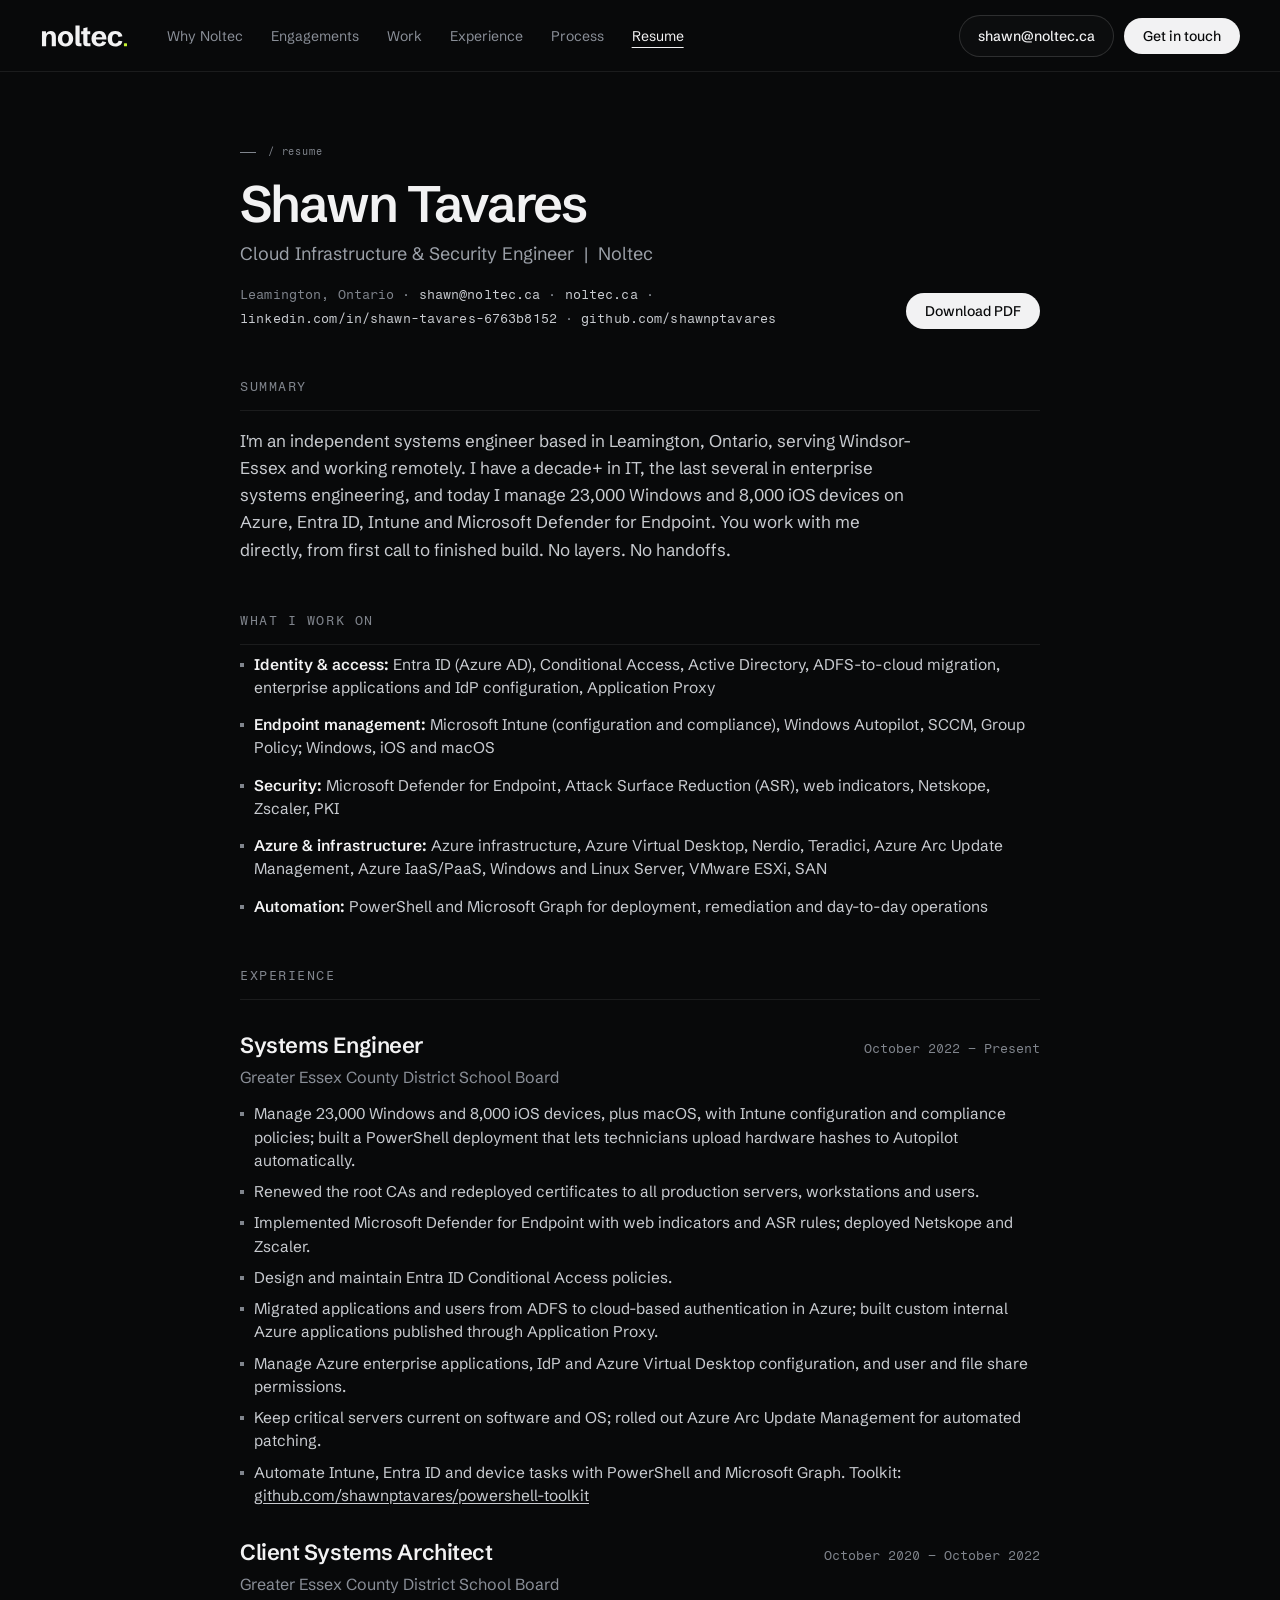
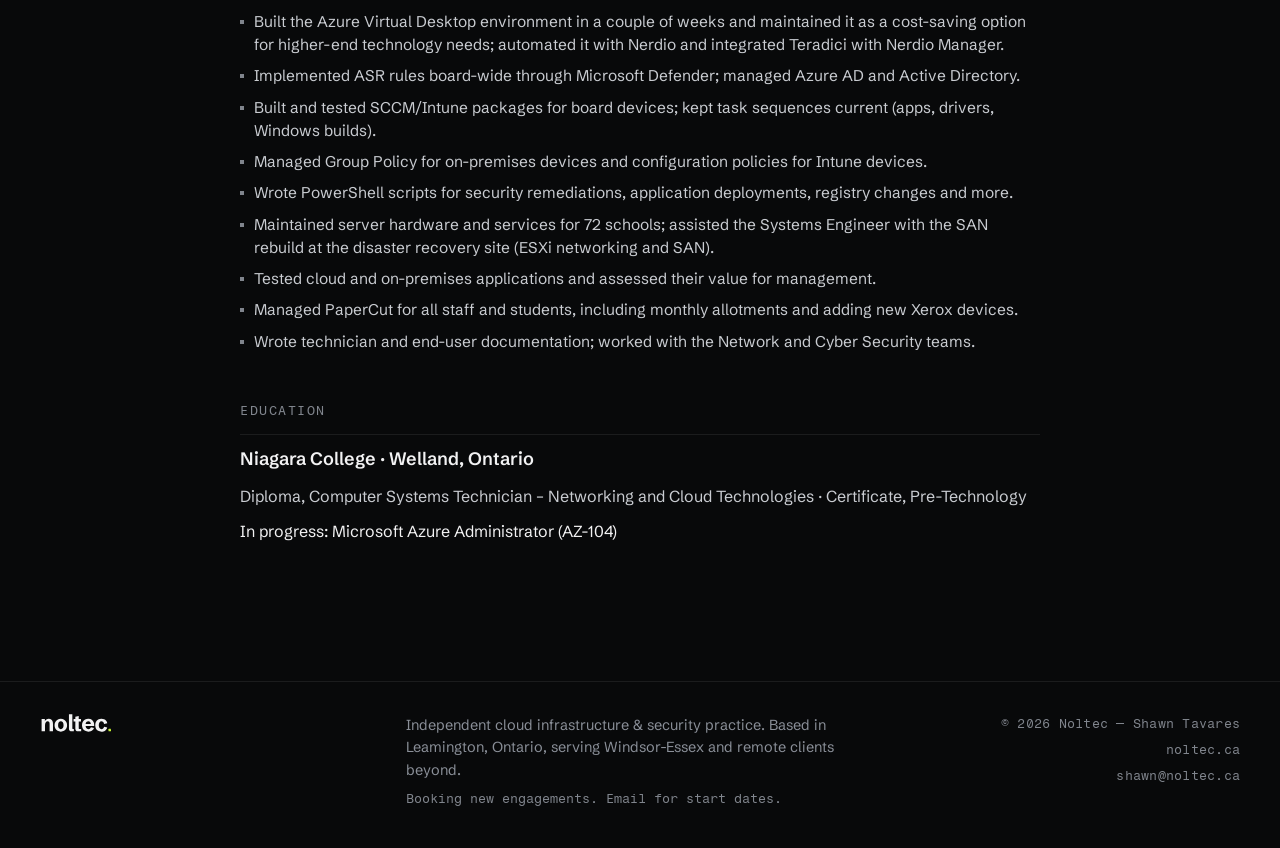
<file: resume.html>
<!DOCTYPE html>
<html lang="en">
<head>
  <meta charset="utf-8">
  <meta name="viewport" content="width=device-width, initial-scale=1">
  <title>Shawn Tavares, Systems Engineer (Azure &amp; M365) | Resume</title>
  <meta name="description" content="Resume of Shawn Tavares, systems engineer in Leamington, Ontario. Entra ID, Intune, Azure Virtual Desktop, Defender, PKI and PowerShell automation.">
  <link rel="canonical" href="https://noltec.ca/resume.html">
  <meta name="theme-color" content="#08090A">
  <meta property="og:type" content="profile">
  <meta property="og:site_name" content="Noltec">
  <meta property="og:url" content="https://noltec.ca/resume.html">
  <meta property="og:title" content="Shawn Tavares, Systems Engineer (Azure &amp; M365) | Resume">
  <meta property="og:description" content="Resume of Shawn Tavares, systems engineer in Leamington, Ontario. Entra ID, Intune, Azure Virtual Desktop, Defender, PKI and PowerShell automation.">
  <meta property="og:image" content="https://noltec.ca/og.png">
  <meta property="og:image:width" content="1200">
  <meta property="og:image:height" content="630">
  <meta property="og:image:alt" content="Noltec. Cloud infrastructure, engineered to last.">
  <meta property="og:locale" content="en_CA">
  <meta name="twitter:card" content="summary_large_image">
  <meta name="twitter:title" content="Shawn Tavares, Systems Engineer (Azure &amp; M365) | Resume">
  <meta name="twitter:description" content="Resume of Shawn Tavares, systems engineer in Leamington, Ontario. Entra ID, Intune, Azure Virtual Desktop, Defender, PKI and PowerShell automation.">
  <meta name="twitter:image" content="https://noltec.ca/og.png">
  <meta name="twitter:image:alt" content="Noltec. Cloud infrastructure, engineered to last.">
  <link rel="icon" href="/favicon.svg" type="image/svg+xml">
  <link rel="icon" href="/favicon-32.png" sizes="32x32" type="image/png">
  <link rel="apple-touch-icon" href="/apple-touch-icon-180.png">
  <link rel="manifest" href="/site.webmanifest">
  <link rel="preload" href="/fonts/SchibstedGrotesk-VF.woff2" as="font" type="font/woff2" crossorigin>
  <link rel="preload" href="/fonts/FragmentMono-Regular.woff2" as="font" type="font/woff2" crossorigin>
  <link rel="stylesheet" href="/css/tokens.css">
  <link rel="stylesheet" href="/css/site.css">
  <script type="application/ld+json">
  {
    "@context": "https://schema.org",
    "@graph": [
      {
        "@type": "ProfilePage",
        "@id": "https://noltec.ca/resume.html#page",
        "url": "https://noltec.ca/resume.html",
        "name": "Shawn Tavares, Systems Engineer (Azure & M365) | Resume",
        "mainEntity": { "@id": "https://noltec.ca/#shawn" }
      },
      {
        "@type": "ProfessionalService",
        "@id": "https://noltec.ca/#noltec",
        "name": "Noltec",
        "url": "https://noltec.ca/",
        "email": "shawn@noltec.ca",
        "address": {
          "@type": "PostalAddress",
          "addressLocality": "Leamington",
          "addressRegion": "ON",
          "addressCountry": "CA"
        },
        "areaServed": [
          { "@type": "AdministrativeArea", "name": "Windsor-Essex" },
          "Remote"
        ],
        "founder": { "@id": "https://noltec.ca/#shawn" }
      },
      {
        "@type": "Person",
        "@id": "https://noltec.ca/#shawn",
        "name": "Shawn Tavares",
        "jobTitle": "Cloud Infrastructure & Security Engineer",
        "email": "shawn@noltec.ca",
        "url": "https://noltec.ca/resume.html",
        "address": {
          "@type": "PostalAddress",
          "addressLocality": "Leamington",
          "addressRegion": "ON",
          "addressCountry": "CA"
        },
        "sameAs": [
          "https://www.linkedin.com/in/shawn-tavares-6763b8152/",
          "https://github.com/shawnptavares"
        ],
        "worksFor": { "@id": "https://noltec.ca/#noltec" },
        "alumniOf": {
          "@type": "CollegeOrUniversity",
          "name": "Niagara College",
          "address": {
            "@type": "PostalAddress",
            "addressLocality": "Welland",
            "addressRegion": "ON",
            "addressCountry": "CA"
          }
        }
      }
    ]
  }
  </script>
</head>
<body>
  <a class="skip" href="#main">Skip to content</a>
  <header class="site-header">
    <div class="wrap header-inner">
      <a class="wordmark" href="/">
        <img src="/wordmark/noltec-light-on-dark.svg" alt="noltec" width="87" height="22">
      </a>
      <nav class="nav" aria-label="Primary">
        <a href="/#why">Why Noltec</a>
        <a href="/#engagements">Engagements</a>
        <a href="/#work">Work</a>
        <a href="/#experience">Experience</a>
        <a href="/#process">Process</a>
        <a href="/resume.html" aria-current="page">Resume</a>
      </nav>
      <div class="header-actions">
        <details class="nav-more">
          <summary>Menu</summary>
          <div class="nav-panel">
            <a href="/#why">Why Noltec</a>
            <a href="/#engagements">Engagements</a>
            <a href="/#work">Work</a>
            <a href="/#experience">Experience</a>
            <a href="/#process">Process</a>
            <a href="/resume.html" aria-current="page">Resume</a>
          </div>
        </details>
        <a class="btn btn-ghost head-mail" href="mailto:shawn@noltec.ca">shawn@noltec.ca</a>
        <a class="btn btn-white head-cta" href="/#contact">Get in touch</a>
      </div>
    </div>
  </header>

  <main id="main" class="page">
    <article class="wrap page-narrow resume">
      <p class="eyebrow">/ resume</p>
      <div class="resume-top">
        <div>
          <h1>Shawn Tavares</h1>
          <p class="role-line">Cloud Infrastructure &amp; Security Engineer &nbsp;|&nbsp; Noltec</p>
          <p class="who">
            <span>Leamington, Ontario</span>
            <span aria-hidden="true">·</span>
            <a href="mailto:shawn@noltec.ca">shawn@noltec.ca</a>
            <span aria-hidden="true">·</span>
            <a href="https://noltec.ca/">noltec.ca</a>
            <span aria-hidden="true">·</span>
            <a href="https://www.linkedin.com/in/shawn-tavares-6763b8152/" rel="me noopener noreferrer">linkedin.com/in/shawn-tavares-6763b8152</a>
            <span aria-hidden="true">·</span>
            <a href="https://github.com/shawnptavares" rel="me noopener noreferrer">github.com/shawnptavares</a>
          </p>
        </div>
        <div class="resume-actions">
          <a class="btn btn-white" href="/shawn-tavares-resume.pdf" type="application/pdf">Download PDF</a>
        </div>
      </div>

      <section aria-labelledby="sum-title">
        <h2 id="sum-title">Summary</h2>
        <p class="summary">I'm an independent systems engineer based in Leamington, Ontario, serving Windsor-Essex and working remotely. I have a decade+ in IT, the last several in enterprise systems engineering, and today I manage 23,000 Windows and 8,000 iOS devices on Azure, Entra ID, Intune and Microsoft Defender for Endpoint. You work with me directly, from first call to finished build. No layers. No handoffs.</p>
      </section>

      <section aria-labelledby="workon-title">
        <h2 id="workon-title">What I work on</h2>
        <ul class="skills">
          <li><strong>Identity &amp; access:</strong> Entra ID (Azure AD), Conditional Access, Active Directory, ADFS-to-cloud migration, enterprise applications and IdP configuration, Application Proxy</li>
          <li><strong>Endpoint management:</strong> Microsoft Intune (configuration and compliance), Windows Autopilot, SCCM, Group Policy; Windows, iOS and macOS</li>
          <li><strong>Security:</strong> Microsoft Defender for Endpoint, Attack Surface Reduction (ASR), web indicators, Netskope, Zscaler, PKI</li>
          <li><strong>Azure &amp; infrastructure:</strong> Azure infrastructure, Azure Virtual Desktop, Nerdio, Teradici, Azure Arc Update Management, Azure IaaS/PaaS, Windows and Linux Server, VMware ESXi, SAN</li>
          <li><strong>Automation:</strong> PowerShell and Microsoft Graph for deployment, remediation and day-to-day operations</li>
        </ul>
      </section>

      <section aria-labelledby="exp-title">
        <h2 id="exp-title">Experience</h2>
        <article class="role">
          <header class="role-h">
            <div>
              <h3>Systems Engineer</h3>
              <p class="org">Greater Essex County District School Board</p>
            </div>
            <p class="when">October 2022 – Present</p>
          </header>
          <ul>
            <li>Manage 23,000 Windows and 8,000 iOS devices, plus macOS, with Intune configuration and compliance policies; built a PowerShell deployment that lets technicians upload hardware hashes to Autopilot automatically.</li>
            <li>Renewed the root CAs and redeployed certificates to all production servers, workstations and users.</li>
            <li>Implemented Microsoft Defender for Endpoint with web indicators and ASR rules; deployed Netskope and Zscaler.</li>
            <li>Design and maintain Entra ID Conditional Access policies.</li>
            <li>Migrated applications and users from ADFS to cloud-based authentication in Azure; built custom internal Azure applications published through Application Proxy.</li>
            <li>Manage Azure enterprise applications, IdP and Azure Virtual Desktop configuration, and user and file share permissions.</li>
            <li>Keep critical servers current on software and OS; rolled out Azure Arc Update Management for automated patching.</li>
            <li>Automate Intune, Entra ID and device tasks with PowerShell and Microsoft Graph. Toolkit: <a href="https://github.com/shawnptavares/powershell-toolkit" rel="me noopener noreferrer">github.com/shawnptavares/powershell-toolkit</a></li>
          </ul>
        </article>
        <article class="role">
          <header class="role-h">
            <div>
              <h3>Client Systems Architect</h3>
              <p class="org">Greater Essex County District School Board</p>
            </div>
            <p class="when">October 2020 – October 2022</p>
          </header>
          <ul>
            <li>Built the Azure Virtual Desktop environment in a couple of weeks and maintained it as a cost-saving option for higher-end technology needs; automated it with Nerdio and integrated Teradici with Nerdio Manager.</li>
            <li>Implemented ASR rules board-wide through Microsoft Defender; managed Azure AD and Active Directory.</li>
            <li>Built and tested SCCM/Intune packages for board devices; kept task sequences current (apps, drivers, Windows builds).</li>
            <li>Managed Group Policy for on-premises devices and configuration policies for Intune devices.</li>
            <li>Wrote PowerShell scripts for security remediations, application deployments, registry changes and more.</li>
            <li>Maintained server hardware and services for 72 schools; assisted the Systems Engineer with the SAN rebuild at the disaster recovery site (ESXi networking and SAN).</li>
            <li>Tested cloud and on-premises applications and assessed their value for management.</li>
            <li>Managed PaperCut for all staff and students, including monthly allotments and adding new Xerox devices.</li>
            <li>Wrote technician and end-user documentation; worked with the Network and Cyber Security teams.</li>
          </ul>
        </article>
      </section>

      <section class="edu" aria-labelledby="edu-title">
        <h2 id="edu-title">Education</h2>
        <p class="school">Niagara College · Welland, Ontario</p>
        <p>Diploma, Computer Systems Technician – Networking and Cloud Technologies · Certificate, Pre-Technology</p>
        <p class="pursuit">In progress: Microsoft Azure Administrator (AZ-104)</p>
      </section>
    </article>
  </main>

  <footer class="site-footer">
    <div class="wrap footer-grid">
      <a class="wordmark sm" href="/">
        <img src="/wordmark/noltec-light-on-dark.svg" alt="noltec" width="71" height="18">
      </a>
      <div class="footer-copy">
        <p>Independent cloud infrastructure &amp; security practice. Based in Leamington, Ontario, serving Windsor-Essex and remote clients beyond.</p>
        <p>Booking new engagements. Email for start dates.</p>
      </div>
      <div class="footer-meta">
        <p>© 2026 Noltec — Shawn Tavares</p>
        <p><a href="https://noltec.ca/">noltec.ca</a></p>
        <p><a href="mailto:shawn@noltec.ca">shawn@noltec.ca</a></p>
      </div>
    </div>
  </footer>
</body>
</html>
</file>
<file: css/tokens.css>
/* Noltec — Direction D · Graphite — design tokens. Generated by src/r3/handoff_d.py; see tokens.json for roles + contrast. */
@font-face{font-family:"Schibsted Grotesk";src:url("/fonts/SchibstedGrotesk-VF.woff2") format("woff2");font-weight:400 900;font-display:swap}
@font-face{font-family:"Fragment Mono";src:url("/fonts/FragmentMono-Regular.woff2") format("woff2");font-weight:400;font-display:swap}
:root{
  --nl-bg:#08090A; /* page background */
  --nl-surface-1:#0F1011; /* app panel, outcome panels */
  --nl-surface-2:#141516; /* inputs, notes */
  --nl-surface-3:#1B1C1E; /* selected sidebar item */
  --nl-canvas:#0D0E0F; /* topology canvas */
  --nl-node:#121314; /* topology node fill */
  --nl-text:#F2F2F3; /* primary text, headings, white pill fill · contrast: bg 17.81 surface-1 17.03 surface-2 16.34 surface-3 15.24 canvas 17.27 node 16.63 */
  --nl-text-2:#C9CCD1; /* proof list, glyph strokes, terminal labels · contrast: bg 12.38 surface-1 11.83 surface-2 11.35 surface-3 10.59 canvas 12.0 node 11.55 */
  --nl-text-dim:#9BA0A8; /* second line of H1, node names · contrast: bg 7.58 surface-1 7.24 surface-2 6.95 surface-3 6.49 canvas 7.35 node 7.08 */
  --nl-muted:#8A8F98; /* body copy on dark, sub, leads · contrast: bg 6.13 surface-1 5.86 surface-2 5.63 surface-3 5.25 canvas 5.95 node 5.72 */
  --nl-muted-2:#80858D; /* mono meta: IDs, location line, eyebrows, footers (raised from #62666D for AA) · contrast: bg 5.37 surface-1 5.13 surface-2 4.93 surface-3 4.59 canvas 5.21 node 5.01 */
  --nl-accent:#C6F432; /* lime: availability tick, selected path, step 1, wordmark stop. Never body text on light. · contrast: bg 15.55 surface-1 14.86 surface-2 14.27 surface-3 13.31 canvas 15.08 node 14.52 */
  --nl-on-accent:#08090A; /* text on lime / on white pill · contrast: accent 15.55 text (white pill) 17.81 */
  --nl-line:rgba(255,255,255,.08); /* hairline dividers */
  --nl-line-2:rgba(255,255,255,.14); /* pill and card borders */
  --nl-edge:#4A4E54; /* topology connector (non-text, decorative) */
  --nl-port:#5A5E65; /* port ticks */
  --nl-junction:#9BA0A8; /* bus taps */
  --nl-font-sans:"Schibsted Grotesk", ui-sans-serif, system-ui, sans-serif;
  --nl-font-mono:"Fragment Mono", ui-monospace, "SFMono-Regular", Menlo, monospace;
  --nl-fs-display:clamp(2.625rem, 1.62rem + 4.12vw, 4.75rem); --nl-lh-display:1.02; --nl-tr-display:-0.042em; --nl-fw-display:600; /* 76px @1440 · 42px @390 */
  --nl-fs-h2:clamp(2rem, 1.53rem + 1.92vw, 3rem); --nl-lh-h2:1.08; --nl-tr-h2:-0.035em; --nl-fw-h2:600; /* 48px @1440 · 32px @390 */
  --nl-fs-h2-contact:clamp(2.375rem, 1.74rem + 2.61vw, 3.75rem); --nl-lh-h2-contact:1.08; --nl-tr-h2-contact:-0.035em; --nl-fw-h2-contact:600; /* 60px @1440 · 38px @390 */
  --nl-fs-stat:clamp(3.5rem, 2.56rem + 3.85vw, 5.5rem); --nl-lh-stat:0.9; --nl-tr-stat:-0.055em; --nl-fw-stat:600; /* 88px @1440 · 56px @390 */
  --nl-fs-h3-lg:clamp(1.375rem, 1.14rem + 0.96vw, 1.75rem); --nl-lh-h3-lg:1.2; --nl-tr-h3-lg:-0.025em; --nl-fw-h3-lg:600; /* 28px @1440 · 22px @390 */
  --nl-fs-h3:clamp(1.25rem, 1.19rem + 0.24vw, 1.375rem); --nl-lh-h3:1.25; --nl-tr-h3:-0.02em; --nl-fw-h3:600; /* 22px @1440 · 20px @390 */
  --nl-fs-lead:clamp(1rem, 0.94rem + 0.24vw, 1.125rem); --nl-lh-lead:1.6; --nl-tr-lead:0; --nl-fw-lead:400; /* 18px @1440 · 16px @390 */
  --nl-fs-body:1rem; --nl-lh-body:1.6; --nl-tr-body:0; --nl-fw-body:400; /* 16px @1440 · 16px @390 */
  --nl-fs-small:0.875rem; --nl-lh-small:1.5; --nl-tr-small:0; --nl-fw-small:500; /* 14px @1440 · 14px @390 */
  --nl-fs-ui:0.84375rem; --nl-lh-ui:1.4; --nl-tr-ui:0; --nl-fw-ui:400; /* 13.5px @1440 · 13.5px @390 */
  --nl-fs-mono:0.78125rem; --nl-lh-mono:1.5; --nl-tr-mono:0.01em; --nl-fw-mono:400; /* 12.5px @1440 · 12.5px @390 */
  --nl-fs-mono-xs:0.625rem; --nl-lh-mono-xs:1.4; --nl-tr-mono-xs:0.04em; --nl-fw-mono-xs:400; /* 10px @1440 · 10px @390 */
  --nl-space-0:0px; --nl-space-1:4px; --nl-space-2:8px; --nl-space-3:12px; --nl-space-4:16px; --nl-space-5:20px; --nl-space-6:24px; --nl-space-7:28px; --nl-space-8:32px; --nl-space-10:40px; --nl-space-12:48px; --nl-space-14:56px; --nl-space-16:64px; --nl-space-24:96px; --nl-space-35:140px;
  --nl-radius-none:0px; --nl-radius-node:2px; --nl-radius-glyph-box:3px; --nl-radius-sm:6px; --nl-radius-md:8px; --nl-radius-lg:14px; --nl-radius-pill:999px;
  --nl-border-hairline:1px solid var(--nl-line);
  --nl-border-strong:1px solid var(--nl-line-2);
  --nl-border-edge:1px solid var(--nl-edge);
  --nl-border-selected:1px solid var(--nl-accent);
  --nl-shadow-panel:0 0 0 1px rgba(0,0,0,.6), 0 40px 120px rgba(0,0,0,.6);
  --nl-glow-hero:radial-gradient(ellipse at 50% 40%, rgba(255,255,255,.075), rgba(255,255,255,0) 60%);
  --nl-glow-contact:radial-gradient(ellipse, rgba(255,255,255,.07), transparent 62%);
  --nl-glow-tick:0 0 10px rgba(198,244,50,.5);
  --nl-dur-fast:120ms;
  --nl-dur:160ms;
  --nl-dur-slow:240ms;
  --nl-ease:cubic-bezier(.2,.0,.0,1);
  --nl-ease-out:cubic-bezier(0,0,.2,1);
  --nl-container:1200px; --nl-gutter:32px; --nl-topo-grid:24px;
  --nl-topo-edge:1px; --nl-topo-edge-sel:1.25px; --nl-topo-glyph:1.25px;
}
@media (max-width:640px){:root{--nl-gutter:20px}}
@media (prefers-reduced-motion:reduce){:root{--nl-dur-fast:0ms;--nl-dur:0ms;--nl-dur-slow:0ms}html{scroll-behavior:auto}}
/* breakpoints: mobile ≤640 · tablet ≥641 · desktop ≥1024 · design width 1440 */
</file>
<file: css/site.css>
/* Noltec — Direction D, Graphite. Layout on top of css/tokens.css. */

*,
*::before,
*::after { box-sizing: border-box; }

html { scroll-behavior: smooth; scroll-padding-top: 84px; }

body {
  margin: 0;
  background: var(--nl-bg);
  color: var(--nl-text);
  font-family: var(--nl-font-sans);
  font-size: var(--nl-fs-body);
  font-weight: var(--nl-fw-body);
  line-height: var(--nl-lh-body);
  font-synthesis: none;
  text-rendering: optimizeLegibility;
  -webkit-font-smoothing: antialiased;
}

img { border: 0; }
button, summary { font: inherit; color: inherit; }
a { color: inherit; text-decoration: none; }
p, h1, h2, h3, ul, ol, dl, figure { margin: 0; }
ul, ol { padding: 0; list-style: none; }
h1, h2, h3 { font-weight: 600; text-wrap: balance; }

::selection { background: var(--nl-accent); color: var(--nl-on-accent); }

:focus { outline: none; }
:focus-visible {
  outline: 2px solid var(--nl-accent);
  outline-offset: 2px;
}

.sr {
  position: absolute;
  width: 1px;
  height: 1px;
  padding: 0;
  margin: -1px;
  overflow: hidden;
  clip: rect(0, 0, 0, 0);
  white-space: nowrap;
  border: 0;
}

.skip {
  position: absolute;
  left: 16px;
  top: 8px;
  z-index: 40;
  transform: translateY(-140%);
  background: var(--nl-text);
  color: var(--nl-on-accent);
  padding: 8px 14px;
  border-radius: var(--nl-radius-pill);
  font-weight: 500;
}
.skip:focus { transform: none; }

.ico {
  width: 16px;
  height: 16px;
  display: block;
  flex: none;
  stroke: currentColor;
  fill: none;
}

.wrap {
  width: min(var(--nl-container), calc(100% - var(--nl-gutter) * 2));
  margin-inline: auto;
}

/* ---------- header ---------- */

.site-header {
  position: sticky;
  top: 0;
  z-index: 30;
  height: 72px;
  background: var(--nl-bg);
  border-bottom: 1px solid var(--nl-line);
}

.header-inner {
  height: 72px;
  display: flex;
  align-items: center;
  gap: 20px;
}

.wordmark { display: flex; align-items: center; flex: none; }
.wordmark img { display: block; height: 22px; width: auto; }

.nav {
  display: flex;
  align-items: center;
  gap: 28px;
  margin-left: 20px;
}
.nav a {
  color: var(--nl-muted);
  font-size: var(--nl-fs-small);
  font-weight: 400;
  line-height: 1;
  transition: color var(--nl-dur) var(--nl-ease);
}
.nav a:hover { color: var(--nl-text); }
.nav a[aria-current="true"],
.nav a[aria-current="page"] {
  color: var(--nl-text);
  text-decoration: underline;
  text-decoration-thickness: 1px;
  text-underline-offset: 6px;
}

.header-actions {
  margin-left: auto;
  display: flex;
  align-items: center;
  gap: 10px;
}

.nav-more { display: none; position: relative; }
.nav-more summary {
  list-style: none;
  height: 36px;
  padding: 0 14px;
  border-radius: var(--nl-radius-pill);
  border: 1px solid var(--nl-line-2);
  background: rgba(255, 255, 255, .02);
  display: flex;
  align-items: center;
  cursor: pointer;
  font-size: var(--nl-fs-small);
  font-weight: 500;
}
.nav-more summary::-webkit-details-marker { display: none; }
.nav-panel {
  position: absolute;
  right: 0;
  top: calc(100% + 8px);
  min-width: 220px;
  padding: 8px;
  background: var(--nl-surface-1);
  border: 1px solid var(--nl-line-2);
  border-radius: 12px;
  box-shadow: var(--nl-shadow-panel);
}
.nav-panel a {
  display: block;
  padding: 10px 12px;
  border-radius: 8px;
  color: var(--nl-muted);
  font-size: var(--nl-fs-small);
}
.nav-panel a:hover { color: var(--nl-text); background: var(--nl-surface-2); }
.nav-panel a[aria-current="page"] { color: var(--nl-text); }

/* ---------- buttons ---------- */

.btn {
  display: inline-flex;
  align-items: center;
  justify-content: center;
  gap: 8px;
  height: 42px;
  padding: 0 18px;
  border-radius: var(--nl-radius-pill);
  border: 1px solid transparent;
  font-size: var(--nl-fs-small);
  font-weight: 500;
  line-height: 1;
  white-space: nowrap;
  transition: background var(--nl-dur-fast) var(--nl-ease), border-color var(--nl-dur-fast) var(--nl-ease), color var(--nl-dur-fast) var(--nl-ease);
}
.btn .ico { width: 15px; height: 15px; }
.btn-white {
  background: var(--nl-text);
  color: var(--nl-on-accent);
  height: 36px;
}
.btn-white:hover { background: #fff; }
.btn-white:active { background: #e6e6e7; }
.btn-ghost {
  background: rgba(255, 255, 255, .02);
  border-color: var(--nl-line-2);
  color: var(--nl-text);
}
.btn-ghost:hover { border-color: rgba(255, 255, 255, .24); }
.btn-ghost:active { background: rgba(255, 255, 255, .04); }
.btn-lg { height: 46px; padding: 0 20px; }

.link-arrow {
  display: inline-flex;
  align-items: center;
  gap: 6px;
  color: var(--nl-text);
  font-size: var(--nl-fs-small);
  font-weight: 500;
}
.link-arrow .ico { width: 15px; height: 15px; transition: transform var(--nl-dur) var(--nl-ease); }

/* ---------- hero ---------- */

.hero { position: relative; padding-top: 96px; }
.hero-glow {
  position: absolute;
  inset: 0 0 auto 0;
  height: 640px;
  background: var(--nl-glow-hero);
  pointer-events: none;
}
.hero .wrap { position: relative; }

.avail {
  display: inline-flex;
  align-items: center;
  gap: 8px;
  height: 30px;
  padding: 0 12px 0 10px;
  margin-bottom: 22px;
  border: 1px solid var(--nl-line-2);
  border-radius: var(--nl-radius-pill);
  background: rgba(255, 255, 255, .02);
  font-size: var(--nl-fs-ui);
  font-weight: 500;
}
.tick {
  width: 7px;
  height: 7px;
  border-radius: 99px;
  background: var(--nl-accent);
  box-shadow: var(--nl-glow-tick);
  flex: none;
}

.hero h1 {
  font-size: var(--nl-fs-display);
  line-height: var(--nl-lh-display);
  letter-spacing: var(--nl-tr-display);
  font-weight: var(--nl-fw-display);
}
.hero h1 .dim { display: block; color: var(--nl-text-dim); }

.hero-row {
  display: flex;
  align-items: flex-end;
  justify-content: space-between;
  gap: 40px;
  margin-top: 28px;
}
.hero-copy { max-width: 620px; }
.lead {
  color: var(--nl-muted);
  font-size: var(--nl-fs-lead);
  line-height: var(--nl-lh-lead);
  max-width: 62ch;
}
.loc {
  margin-top: 16px;
  font-family: var(--nl-font-mono);
  font-size: var(--nl-fs-mono);
  letter-spacing: 0.02em;
  color: var(--nl-muted-2);
}
.hero-actions { display: flex; gap: 10px; flex: none; }
.hero-actions .btn { height: 42px; }

/* ---------- topology panel ---------- */

.app {
  margin-top: 56px;
  display: grid;
  grid-template-columns: 214px minmax(0, 1fr) 268px;
  grid-template-areas:
    "side bar bar"
    "side canvas insp";
  background: var(--nl-surface-1);
  border-radius: var(--nl-radius-lg);
  box-shadow: var(--nl-shadow-panel);
  overflow: hidden;
  min-height: 620px;
}

.side {
  grid-area: side;
  border-right: 1px solid var(--nl-line);
  padding: 10px 10px 16px;
  display: flex;
  flex-direction: column;
  gap: 4px;
}
.side-brand {
  height: 36px;
  display: flex;
  align-items: center;
  gap: 8px;
  padding: 0 8px;
  margin-bottom: 8px;
}
.side-brand img { height: 16px; width: auto; display: block; }
.side-name { font-weight: 500; font-size: 14px; letter-spacing: -0.02em; }
.side-item {
  height: 30px;
  display: flex;
  align-items: center;
  gap: 8px;
  padding: 0 8px;
  border-radius: var(--nl-radius-sm);
  color: var(--nl-muted);
  font-size: 13.5px;
}
.side-item.on {
  background: var(--nl-surface-3);
  color: var(--nl-text);
}
a.side-item:hover { background: var(--nl-surface-2); color: var(--nl-text); }
.side-kicker {
  margin: 16px 8px 4px;
  font-family: var(--nl-font-mono);
  font-size: 10px;
  letter-spacing: 0.08em;
  text-transform: uppercase;
  color: var(--nl-muted-2);
}

.bar {
  grid-area: bar;
  height: 46px;
  display: flex;
  align-items: center;
  gap: 16px;
  padding: 0 14px 0 16px;
  border-bottom: 1px solid var(--nl-line);
}
.crumb {
  display: flex;
  align-items: center;
  gap: 6px;
  font-size: 13.5px;
  color: var(--nl-text);
  flex: none;
}
.crumb .muted { color: var(--nl-muted); }
.crumb .ico { width: 14px; height: 14px; color: var(--nl-muted-2); }

.find {
  width: 230px;
  height: 30px;
  margin-inline: auto;
  display: flex;
  align-items: center;
  gap: 8px;
  padding: 0 10px;
  border-radius: var(--nl-radius-md);
  border: 1px solid var(--nl-line);
  background: var(--nl-surface-2);
  color: var(--nl-muted);
  cursor: pointer;
  font-size: 13px;
}
.find:hover { border-color: var(--nl-line-2); color: var(--nl-text); }
.find kbd {
  margin-left: auto;
  font-family: var(--nl-font-mono);
  font-size: 10px;
  letter-spacing: 0.04em;
  color: var(--nl-muted-2);
  border: 1px solid var(--nl-line-2);
  border-radius: 4px;
  padding: 2px 5px;
}
.state {
  margin-left: auto;
  display: flex;
  align-items: center;
  gap: 8px;
  font-family: var(--nl-font-mono);
  font-size: var(--nl-fs-mono);
  color: var(--nl-text-2);
  letter-spacing: 0.01em;
  flex: none;
}
.find + .state { margin-left: 0; }

.canvas {
  grid-area: canvas;
  position: relative;
  background-color: var(--nl-canvas);
  background-image: radial-gradient(rgba(255, 255, 255, .045) 1px, transparent 1px);
  background-size: 24px 24px;
  background-position: 14px 14px;
  min-width: 0;
}
.canvas .tp { width: 100%; height: auto; display: block; }

.insp {
  grid-area: insp;
  border-left: 1px solid var(--nl-line);
  padding: 22px 18px 18px;
  min-width: 0;
}
.insp-head { display: flex; gap: 12px; align-items: flex-start; }
.insp-glyph {
  width: 36px;
  height: 36px;
  border-radius: var(--nl-radius-glyph-box);
  border: 1px solid var(--nl-accent);
  display: grid;
  place-items: center;
  color: var(--nl-text-2);
  flex: none;
}
.insp-title { font-size: 15px; font-weight: 600; letter-spacing: -0.02em; line-height: 1.2; }
.insp-id {
  margin-top: 4px;
  font-family: var(--nl-font-mono);
  font-size: 11px;
  letter-spacing: 0.04em;
  color: var(--nl-muted-2);
}
.insp-k {
  margin: 22px 0 10px;
  font-family: var(--nl-font-mono);
  font-size: 10px;
  letter-spacing: 0.08em;
  text-transform: uppercase;
  color: var(--nl-muted-2);
}
.props { display: grid; gap: 10px; }
.props div { display: grid; grid-template-columns: 92px minmax(0, 1fr); gap: 8px; align-items: center; }
.props dt { color: var(--nl-muted); font-size: 13px; }
.props dd { margin: 0; font-size: 13px; color: var(--nl-text); }
.feeds { display: flex; flex-wrap: wrap; gap: 6px; }
.feed {
  display: inline-flex;
  align-items: center;
  gap: 6px;
  border: 1px solid var(--nl-line-2);
  border-radius: var(--nl-radius-glyph-box);
  padding: 3px 7px;
  font-family: var(--nl-font-mono);
  font-size: 11px;
  letter-spacing: 0.04em;
  color: var(--nl-text-2);
}
.feed i {
  width: 6px;
  height: 6px;
  background: var(--nl-accent);
  border-radius: 1px;
}
.note {
  background: var(--nl-surface-2);
  border: 1px solid var(--nl-line);
  border-radius: var(--nl-radius-md);
  padding: 12px 14px;
  font-size: var(--nl-fs-ui);
  line-height: 1.45;
  color: var(--nl-text);
}

/* topology drawing — from topology-reference.html, muted meta raised to --nl-muted-2 */
.tp { font-family: var(--nl-font-mono); }
.tp .sh { fill: none; stroke: rgba(255, 255, 255, .10); stroke-width: 1; }
.tp .gx { stroke: rgba(255, 255, 255, .16); stroke-width: 1; }
.tp .ref { font-size: 9px; fill: var(--nl-muted-2); text-anchor: middle; }
.tp .bl { font-size: 9px; fill: var(--nl-muted-2); letter-spacing: .06em; }
.tp .ed path, .tp path.ed { fill: none; stroke: var(--nl-edge); stroke-width: 1; stroke-linecap: square; transition: stroke var(--nl-dur) var(--nl-ease); }
.tp .ed.s path, .tp path.ed.s { stroke: var(--nl-accent); stroke-width: 1.25; }
.tp .pt { fill: var(--nl-port); }
.tp .pt.s { fill: var(--nl-accent); }
.tp .jn { fill: var(--nl-junction); }
.tp .jn.s { fill: var(--nl-accent); }
.tp .nd { cursor: pointer; }
.tp .nb, .tp .gb { fill: var(--nl-node); stroke: rgba(255, 255, 255, .20); stroke-width: 1; }
.tp .gb { fill: rgba(18, 19, 20, .92); stroke-dasharray: 3 3; }
.tp .tb { fill: #161719; stroke: rgba(255, 255, 255, .12); }
.tp .sep { stroke: rgba(255, 255, 255, .10); }
.tp .fr { fill: none; stroke: none; }
.tp .g { fill: none; stroke: var(--nl-text-2); stroke-width: 1.25; stroke-linecap: square; stroke-linejoin: miter; }
.tp .g .gf { fill: var(--nl-text-2); stroke: none; }
.tp .ab { font-size: 12px; letter-spacing: .06em; fill: var(--nl-text); }
.tp .id { font-size: 9.5px; fill: var(--nl-muted-2); letter-spacing: .04em; }
.tp .nm { font-family: var(--nl-font-sans); font-size: 11.5px; fill: var(--nl-text-dim); }
.tp .tn { font-family: var(--nl-font-sans); font-size: 11.5px; fill: var(--nl-text-2); }
.tp .ds { font-size: 10px; fill: var(--nl-muted-2); }
.tp .stt { font-size: 9px; letter-spacing: .08em; fill: var(--nl-text-dim); }
.tp .tk.s { fill: var(--nl-accent); }
.tp .tk.d { fill: none; stroke: var(--nl-text-dim); stroke-width: 1; }
.tp .nd .tk, .tp .nd .stt { display: none; }
.tp .nd.sel .tk.s, .tp .nd.sel .stt.s, .tp .nd.dep .tk.d, .tp .nd.dep .stt.d { display: inline; }
.tp .nd.sel .nb { stroke: var(--nl-accent); }
.tp .nd.sel .stt { fill: var(--nl-accent); }
.tp .nd.sel .id { fill: var(--nl-text); }
.tp .nd.dep .nb, .tp .nd.dep .gb { stroke: rgba(255, 255, 255, .34); }
.tp .nd:focus-visible .fr { stroke: var(--nl-accent); stroke-width: 1; stroke-dasharray: 2 2; }
.tp .lg text, .tp .tbk text { font-size: 9.5px; fill: var(--nl-muted-2); letter-spacing: .04em; }
.tp .tbk path { fill: none; stroke: rgba(255, 255, 255, .10); }
.tp .tbk .m2 { fill: var(--nl-muted-2); }

.tlist { display: none; }

/* ---------- sections ---------- */

.section { padding-top: 140px; }
.eyebrow {
  display: flex;
  align-items: center;
  gap: 12px;
  margin-bottom: 18px;
  font-family: var(--nl-font-mono);
  font-size: var(--nl-fs-mono-xs);
  letter-spacing: 0.08em;
  color: var(--nl-muted-2);
}
.eyebrow::before {
  content: "";
  width: 16px;
  height: 1px;
  background: var(--nl-muted-2);
}

.section h2 {
  font-size: var(--nl-fs-h2);
  line-height: var(--nl-lh-h2);
  letter-spacing: var(--nl-tr-h2);
}
.section h2 .dim { display: block; color: var(--nl-muted); font-weight: 600; }
.section .intro {
  margin-top: 18px;
  max-width: 68ch;
  color: var(--nl-muted);
  font-size: var(--nl-fs-lead);
  line-height: var(--nl-lh-lead);
}

.grid2 {
  margin-top: 36px;
  display: grid;
  grid-template-columns: 1fr 1fr;
  border: 1px solid var(--nl-line);
  border-radius: var(--nl-radius-lg);
  overflow: hidden;
}
.grid2 article {
  padding: 30px 32px;
  border-right: 1px solid var(--nl-line);
  border-bottom: 1px solid var(--nl-line);
}
.grid2 article:nth-child(2n) { border-right: 0; }
.grid2 article:nth-last-child(-n+2) { border-bottom: 0; }
.key {
  font-family: var(--nl-font-mono);
  font-size: var(--nl-fs-mono-xs);
  letter-spacing: 0.06em;
  color: var(--nl-muted-2);
}
.grid2 h3, .card h3 {
  margin-top: 12px;
  font-size: 21px;
  line-height: 1.25;
  letter-spacing: -0.02em;
}
.grid2 p, .card p, .proc p {
  margin-top: 8px;
  color: var(--nl-muted);
  font-size: 15.5px;
  line-height: 1.55;
}

.cards {
  margin-top: 36px;
  display: grid;
  grid-template-columns: repeat(3, 1fr);
  gap: 16px;
}
.card {
  position: relative;
  padding: 28px 26px 24px;
  border: 1px solid var(--nl-line);
  border-radius: var(--nl-radius-lg);
  background: transparent;
  transition: border-color var(--nl-dur) var(--nl-ease);
}
.card:hover { border-color: var(--nl-line-2); }
.card::before {
  content: "";
  position: absolute;
  top: 0;
  left: 22px;
  right: 22px;
  height: 1px;
  background: linear-gradient(90deg, transparent, rgba(255, 255, 255, .28), transparent);
}
.tile {
  width: 36px;
  height: 36px;
  border-radius: var(--nl-radius-md);
  border: 1px solid var(--nl-line-2);
  background: var(--nl-surface-2);
  display: grid;
  place-items: center;
  color: var(--nl-text);
}
.tile .ico { width: 18px; height: 18px; }
.card h3 { margin-top: 18px; font-size: var(--nl-fs-h3); letter-spacing: var(--nl-tr-h3); line-height: var(--nl-lh-h3); }

.chips { display: flex; flex-wrap: wrap; gap: 6px; margin-top: 18px; }
.chip {
  border: 1px solid var(--nl-line-2);
  border-radius: var(--nl-radius-sm);
  padding: 4px 8px;
  font-family: var(--nl-font-mono);
  font-size: 12px;
  letter-spacing: 0.01em;
  color: var(--nl-text-2);
  line-height: 1.3;
}

.context {
  margin-top: 18px;
  font-family: var(--nl-font-mono);
  font-size: var(--nl-fs-mono);
  color: var(--nl-muted);
}

.work { margin-top: 28px; display: grid; gap: 16px; }
.wk {
  display: grid;
  grid-template-columns: minmax(0, 1fr) minmax(280px, 420px);
  gap: 28px;
  align-items: stretch;
  padding: 28px;
  border: 1px solid var(--nl-line);
  border-radius: var(--nl-radius-lg);
  transition: border-color var(--nl-dur) var(--nl-ease);
}
.wk:hover { border-color: var(--nl-line-2); }
.wk-label {
  font-family: var(--nl-font-mono);
  font-size: var(--nl-fs-mono-xs);
  letter-spacing: 0.08em;
  text-transform: uppercase;
  color: var(--nl-muted-2);
}
.wk h3 {
  margin-top: 8px;
  font-size: var(--nl-fs-h3-lg);
  line-height: var(--nl-lh-h3-lg);
  letter-spacing: var(--nl-tr-h3-lg);
}
.wk-main > p { margin-top: 12px; color: var(--nl-muted); font-size: var(--nl-fs-lead); line-height: 1.55; max-width: 58ch; }
.wk-side { display: flex; flex-direction: column; gap: 16px; justify-content: space-between; }
.outcome {
  background: var(--nl-surface-1);
  border-radius: 12px;
  padding: 22px 22px 20px;
  border: 1px solid var(--nl-line);
}
.outcome-k {
  display: flex;
  align-items: center;
  gap: 8px;
  font-family: var(--nl-font-mono);
  font-size: 11px;
  letter-spacing: 0.08em;
  text-transform: uppercase;
  color: var(--nl-muted-2);
}
.outcome-k .tick { width: 7px; height: 7px; }
.outcome-line {
  margin-top: 10px;
  font-size: 20px;
  font-weight: 500;
  line-height: 1.35;
  letter-spacing: -0.02em;
  color: var(--nl-text);
}
.wk-links { display: flex; flex-wrap: wrap; gap: 16px 22px; }

/* experience */
.exp {
  display: grid;
  grid-template-columns: minmax(280px, 420px) minmax(0, 1fr);
  gap: 64px;
  align-items: start;
}
.section h2.exp-h {
  font-size: clamp(1.625rem, 1.15rem + 1vw, 2.125rem);
  line-height: 1.15;
  letter-spacing: -0.03em;
  max-width: 22ch;
}
.stat {
  font-size: var(--nl-fs-stat);
  line-height: var(--nl-lh-stat);
  letter-spacing: var(--nl-tr-stat);
  font-weight: 600;
  white-space: nowrap;
  color: #f2f2f3;
  background-image: linear-gradient(180deg, #f2f2f3 10%, #6b6f76 100%);
  -webkit-background-clip: text;
  background-clip: text;
  -webkit-text-fill-color: transparent;
}
.stat-sub {
  margin-top: 8px;
  color: var(--nl-muted);
  font-size: var(--nl-fs-lead);
}
.tl { margin-top: 36px; position: relative; display: grid; gap: 22px; }
.tl::before {
  content: "";
  position: absolute;
  left: 4px;
  top: 8px;
  bottom: 8px;
  width: 1px;
  background: var(--nl-line-2);
}
.tl li { position: relative; padding-left: 28px; }
.tl li::before {
  content: "";
  position: absolute;
  left: 0;
  top: 6px;
  width: 9px;
  height: 9px;
  border-radius: 99px;
  border: 1px solid var(--nl-text-dim);
  background: var(--nl-bg);
}
.tl li:first-child::before { background: var(--nl-accent); border-color: var(--nl-accent); box-shadow: var(--nl-glow-tick); }
.tl-role { display: block; font-weight: 600; letter-spacing: -0.02em; }
.tl-org, .tl-when { display: block; color: var(--nl-muted); font-size: 14px; }
.tl-when {
  margin-top: 2px;
  font-family: var(--nl-font-mono);
  font-size: 12px;
  color: var(--nl-muted-2);
  letter-spacing: 0.02em;
}
.exp .lead { margin-top: 16px; }
.proof { margin-top: 8px; }
.proof li {
  display: grid;
  grid-template-columns: 40px minmax(0, 1fr);
  gap: 8px;
  padding: 14px 0;
  border-top: 1px solid var(--nl-line);
  color: var(--nl-text-2);
  font-size: 15.5px;
  line-height: 1.45;
}
.proof li::before {
  content: counter(item, decimal-leading-zero);
  counter-increment: item;
  font-family: var(--nl-font-mono);
  font-size: 12px;
  letter-spacing: 0.04em;
  color: var(--nl-muted-2);
  padding-top: 3px;
}
.proof { counter-reset: item; }
.cred {
  margin-top: 22px;
  display: flex;
  flex-wrap: wrap;
  align-items: center;
  justify-content: space-between;
  gap: 14px 20px;
}
.cred p { color: var(--nl-muted); font-size: 14.5px; max-width: 46ch; }

/* process */
.proc {
  margin-top: 36px;
  display: grid;
  grid-template-columns: repeat(4, 1fr);
  border: 1px solid var(--nl-line);
  border-radius: var(--nl-radius-lg);
  overflow: hidden;
}
.proc article { padding: 26px 22px 28px; border-right: 1px solid var(--nl-line); }
.proc article:last-child { border-right: 0; }
.proc-top { display: flex; align-items: center; justify-content: space-between; gap: 8px; }
.step-no {
  width: 28px;
  height: 28px;
  display: grid;
  place-items: center;
  border-radius: var(--nl-radius-sm);
  border: 1px solid var(--nl-line-2);
  font-family: var(--nl-font-mono);
  font-size: 12px;
  color: var(--nl-text);
}
.step-no.on {
  background: var(--nl-accent);
  color: var(--nl-on-accent);
  border-color: transparent;
}
.dur {
  font-family: var(--nl-font-mono);
  font-size: 11px;
  letter-spacing: 0.04em;
  color: var(--nl-muted-2);
}
.proc h3 { margin-top: 18px; font-size: 21px; letter-spacing: -0.02em; }

/* contact */
.contact { text-align: center; position: relative; }
.contact .wrap { border-top: 1px solid var(--nl-line); padding-top: 72px; }
.contact .wrap { position: relative; }
.contact::before {
  content: "";
  position: absolute;
  left: 50%;
  top: 40px;
  transform: translateX(-50%);
  width: min(780px, 90%);
  height: 320px;
  background: var(--nl-glow-contact);
  pointer-events: none;
}
.contact .eyebrow { justify-content: center; }
.contact h2 {
  margin-inline: auto;
  font-size: var(--nl-fs-h2-contact);
  line-height: var(--nl-lh-h2-contact);
  letter-spacing: var(--nl-tr-h2-contact);
}
.contact h2 span { display: block; }
.contact .intro { margin-inline: auto; }
.contact-actions {
  margin-top: 28px;
  display: flex;
  flex-wrap: wrap;
  justify-content: center;
  gap: 10px;
}
.contact-meta {
  margin-top: 22px;
  display: grid;
  gap: 6px;
  justify-items: center;
  font-family: var(--nl-font-mono);
  font-size: var(--nl-fs-mono);
  color: var(--nl-muted-2);
  letter-spacing: 0.01em;
}

/* footer */
.site-footer {
  margin-top: 96px;
  border-top: 1px solid var(--nl-line);
  padding: 32px 0 40px;
}
.footer-grid {
  display: grid;
  grid-template-columns: 1fr 1.4fr 1fr;
  gap: 32px;
  align-items: start;
}
.footer-copy { color: var(--nl-muted); font-size: 14.5px; line-height: 1.55; max-width: 52ch; }
.footer-copy p + p { margin-top: 8px; font-family: var(--nl-font-mono); font-size: 12.5px; color: var(--nl-muted-2); }
.footer-meta {
  text-align: right;
  font-family: var(--nl-font-mono);
  font-size: 12.5px;
  color: var(--nl-muted-2);
  letter-spacing: 0.02em;
  display: grid;
  gap: 6px;
  justify-items: end;
}
.footer-meta a:hover { color: var(--nl-text); }
.wordmark.sm img { height: 18px; }

/* ---------- resume + 404 ---------- */

.page { padding: 72px 0 40px; }
.page-narrow { width: min(800px, 100%); }
.resume-top {
  display: flex;
  justify-content: space-between;
  align-items: flex-end;
  gap: 24px;
}
.resume h1 {
  font-size: clamp(2.4rem, 1.6rem + 2vw, 3.25rem);
  letter-spacing: -0.04em;
  line-height: 1.02;
}
.role-line { margin-top: 10px; color: var(--nl-text-dim); font-size: var(--nl-fs-lead); }
.who {
  margin-top: 16px;
  display: flex;
  flex-wrap: wrap;
  gap: 4px 0;
  font-family: var(--nl-font-mono);
  font-size: 12.5px;
  color: var(--nl-muted-2);
  letter-spacing: 0.01em;
}
.who a { color: var(--nl-text-2); overflow-wrap: anywhere; }
.who a:hover { color: var(--nl-text); }
.who [aria-hidden] { margin: 0 8px; }
.resume-actions { display: flex; gap: 10px; flex: none; }
.resume section { margin-top: 48px; }
.resume h2 {
  font-size: 13px;
  letter-spacing: 0.12em;
  text-transform: uppercase;
  font-family: var(--nl-font-mono);
  font-weight: 400;
  color: var(--nl-muted-2);
  padding-bottom: 12px;
  border-bottom: 1px solid var(--nl-line);
}
.resume .summary { margin-top: 16px; color: var(--nl-text-2); font-size: 17px; line-height: 1.6; max-width: 68ch; }
.skills { margin-top: 8px; display: grid; gap: 14px; }
.skills li { color: var(--nl-text-2); font-size: 15.5px; line-height: 1.5; padding-left: 14px; position: relative; }
.skills li::before {
  content: "";
  position: absolute;
  left: 0;
  top: 0.65em;
  width: 4px;
  height: 4px;
  background: var(--nl-muted-2);
}
.skills strong { color: var(--nl-text); font-weight: 600; }
.role { margin-top: 28px; }
.role-h { display: flex; justify-content: space-between; gap: 16px; align-items: baseline; }
.role h3 { font-size: 22px; letter-spacing: -0.02em; }
.role .org { margin-top: 2px; color: var(--nl-muted); }
.role .when {
  font-family: var(--nl-font-mono);
  font-size: 12.5px;
  color: var(--nl-muted-2);
  white-space: nowrap;
}
.role ul { margin-top: 12px; display: grid; gap: 8px; }
.role li { color: var(--nl-text-2); font-size: 15.5px; line-height: 1.5; padding-left: 14px; position: relative; }
.role li::before {
  content: "";
  position: absolute;
  left: 0;
  top: 0.65em;
  width: 4px;
  height: 4px;
  background: var(--nl-muted-2);
}
.role a { text-decoration: underline; text-underline-offset: 2px; }
.edu p { margin-top: 10px; color: var(--nl-text-2); }
.edu .school { color: var(--nl-text); font-weight: 600; font-size: 18px; }
.pursuit { color: var(--nl-text) !important; }

.lost { padding: 96px 0 40px; text-align: center; }
.lost h1 {
  font-size: var(--nl-fs-h2-contact);
  letter-spacing: var(--nl-tr-h2-contact);
  line-height: 1.05;
}
.lost p { margin: 16px auto 0; max-width: 42ch; color: var(--nl-muted); }
.lost .contact-actions { margin-top: 28px; }

/* ---------- breakpoints ---------- */

@media (max-width: 1100px) {
  .head-mail { display: none; }
  .app { grid-template-columns: 180px minmax(0, 1fr) 220px; }
  .find { width: 180px; }
}

@media (max-width: 900px) {
  .nav { display: none; }
  .nav-more { display: block; }
  .cards { grid-template-columns: 1fr; }
  .wk { grid-template-columns: 1fr; }
  .exp { grid-template-columns: 1fr; gap: 36px; }
  .proc { grid-template-columns: 1fr 1fr; }
  .proc article:nth-child(2) { border-right: 0; }
  .proc article:nth-child(-n+2) { border-bottom: 1px solid var(--nl-line); }
  .app {
    grid-template-columns: 52px minmax(0, 1fr);
    grid-template-areas:
      "side bar"
      "side canvas";
    min-height: 0;
  }
  .insp { display: none; }
  .side-item, .side-brand { position: relative; }
  .side-name, .side-item span, .side-kicker { 
    position: absolute;
    width: 1px;
    height: 1px;
    overflow: hidden;
    clip: rect(0 0 0 0);
    white-space: nowrap;
  }
  .side { padding: 10px 8px; }
  .side-item { justify-content: center; padding: 0; }
  .side-brand { justify-content: center; padding: 0; }
  .footer-grid { grid-template-columns: 1fr 1fr; }
  .footer-meta { grid-column: 1 / -1; text-align: left; justify-items: start; }
}

@media (max-width: 640px) {
  .site-header, .header-inner { height: 60px; }
  .wordmark img { height: 18px; }
  .nav-more { display: none; }
  .btn-white.head-cta { height: 34px; padding: 0 14px; }
  .hero { padding-top: 44px; }
  .hero-row { flex-direction: column; align-items: stretch; gap: 22px; }
  .hero-actions { flex-direction: column; }
  .hero-actions .btn { height: 44px; }
  .section { padding-top: 92px; }
  .grid2 { grid-template-columns: 1fr; }
  .grid2 article { border-right: 0; }
  .grid2 article:nth-last-child(-n+2) { border-bottom: 1px solid var(--nl-line); }
  .grid2 article:last-child { border-bottom: 0; }
  .proc { grid-template-columns: 1fr; }
  .proc article { border-right: 0; border-bottom: 1px solid var(--nl-line); }
  .proc article:last-child { border-bottom: 0; }
  .app {
    display: block;
    margin-top: 36px;
    border-radius: 12px;
    min-height: 0;
  }
  .side, .canvas, .insp, .find { display: none; }
  .bar { border-bottom: 1px solid var(--nl-line); }
  .tlist {
    display: block;
    position: static;
    width: auto;
    height: auto;
    clip: auto;
    overflow: visible;
    white-space: normal;
    margin: 0;
  }
  .tlist li { border-bottom: 1px solid var(--nl-line); }
  .tlist li:last-child { border-bottom: 0; }
  .tlist a {
    display: grid;
    grid-template-columns: 30px minmax(0, 1fr) auto;
    column-gap: 12px;
    row-gap: 2px;
    align-items: center;
    padding: 12px 14px 12px 12px;
    border-left: 2px solid transparent;
    min-height: 52px;
  }
  .tlist li.sel a { border-left-color: var(--nl-accent); background: rgba(255, 255, 255, .025); }
  .li-g {
    grid-row: 1 / 3;
    width: 30px;
    height: 30px;
    border: 1px solid var(--nl-line-2);
    border-radius: 3px;
    display: grid;
    place-items: center;
    color: var(--nl-text-2);
    background: var(--nl-node);
  }
  .tlist li.sel .li-g { border-color: var(--nl-accent); }
  .li-a { font-family: var(--nl-font-mono); font-size: 12px; letter-spacing: .06em; color: var(--nl-text); }
  .li-a em { font-style: normal; color: var(--nl-muted-2); font-size: 12px; margin-left: 8px; letter-spacing: .04em; }
  .li-n { grid-column: 2; font-size: 13px; color: var(--nl-text-dim); }
  .li-s {
    position: absolute;
    width: 1px;
    height: 1px;
    overflow: hidden;
    clip: rect(0 0 0 0);
    white-space: nowrap;
  }
  .li-r {
    grid-row: 1 / 3;
    grid-column: 3;
    font-family: var(--nl-font-mono);
    font-size: 12px;
    color: var(--nl-muted-2);
    letter-spacing: .02em;
    text-align: right;
    max-width: 108px;
  }
  .tlist li.sel .li-r { color: var(--nl-accent); }
  .site-footer { margin-top: 72px; }
  .footer-grid { grid-template-columns: 1fr; gap: 18px; }
  .resume-top { flex-direction: column; align-items: flex-start; }
  .role-h { flex-direction: column; gap: 4px; }
  .role .when { white-space: normal; }
  .page { padding-top: 40px; }
  .contact-actions .btn { height: 44px; }
}

@media (prefers-reduced-motion: no-preference) {
  .link-arrow:hover .ico { transform: translateX(2px); }
}

@media (prefers-reduced-motion: reduce) {
  html { scroll-behavior: auto; }
  *, *::before, *::after {
    transition: none !important;
    animation: none !important;
  }
  .stat {
    background-image: none;
    -webkit-text-fill-color: unset;
    color: var(--nl-text);
  }
}

@media (forced-colors: active) {
  .tick, .step-no.on, .feed i { forced-color-adjust: none; }
  .tp .nd:focus-visible .fr { stroke: Highlight; }
}
</file>
